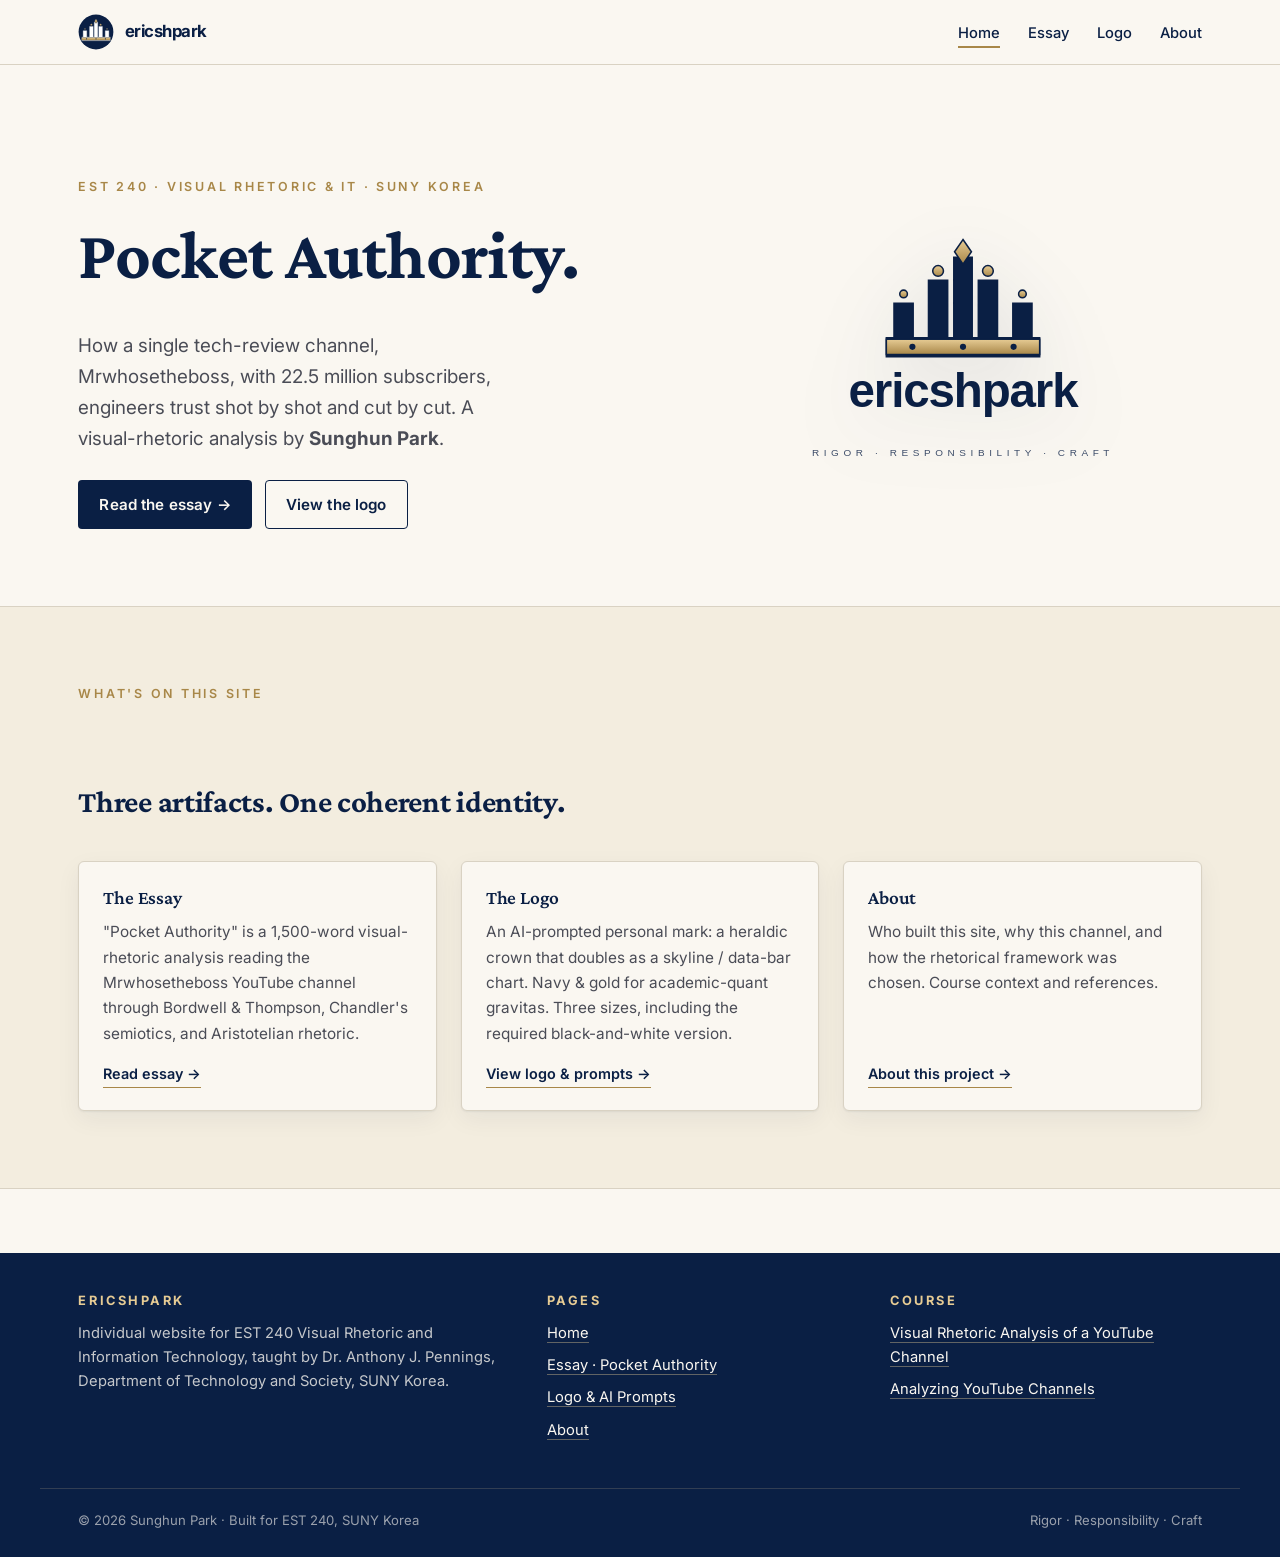
<file: index.html>
<!DOCTYPE html>
<html lang="en">
<head>
<meta charset="UTF-8">
<meta name="viewport" content="width=device-width, initial-scale=1.0">
<title>ericshpark · Sunghun Park · EST 240 Visual Rhetoric</title>
<meta name="description" content="Sunghun Park's individual website for EST 240 Visual Rhetoric and Information Technology at SUNY Korea. Featuring 'Pocket Authority,' a visual-rhetoric analysis of the Mrwhosetheboss YouTube channel.">
<link rel="icon" type="image/svg+xml" href="ericshpark-logo-small-icon.svg">
<link rel="stylesheet" href="styles.css">
</head>
<body>

<!-- ============ NAV (repeated) ============ -->
<nav class="site-nav" aria-label="Primary">
  <div class="site-nav__inner">
    <a class="site-nav__brand" href="index.html">
      <img src="ericshpark-logo-small-icon.svg" alt="">
      <span class="site-nav__brand-name">ericshpark</span>
    </a>
    <ul class="site-nav__links">
      <li><a href="index.html" class="is-active">Home</a></li>
      <li><a href="essay.html">Essay</a></li>
      <li><a href="logo.html">Logo</a></li>
      <li><a href="about.html">About</a></li>
    </ul>
  </div>
</nav>

<!-- ============ HERO ============ -->
<header class="hero">
  <div class="container">
    <div class="hero__grid">
      <div>
        <p class="eyebrow">EST 240 · Visual Rhetoric &amp; IT · SUNY Korea</p>
        <h1>Pocket&nbsp;Authority.</h1>
        <p class="lede">
          How a single tech-review channel, Mrwhosetheboss, with 22.5&nbsp;million subscribers,
          engineers trust shot by shot and cut by cut. A visual-rhetoric analysis by
          <b>Sunghun&nbsp;Park</b>.
        </p>
        <div class="cta-row">
          <a class="btn btn--primary" href="essay.html">Read the essay →</a>
          <a class="btn btn--ghost"   href="logo.html">View the logo</a>
        </div>
      </div>
      <div class="hero__logo">
        <img src="ericshpark-logo-large-color.svg" alt="ericshpark logo: a heraldic crown above the wordmark ericshpark, in navy and gold">
      </div>
    </div>
  </div>
</header>

<!-- ============ WORK / CARDS ============ -->
<section class="section section--soft" aria-label="Work">
  <div class="container">
    <div class="section__title">
      <p class="eyebrow">What's on this site</p>
      <h2>Three artifacts. One coherent identity.</h2>
    </div>
    <div class="card-grid">

      <article class="card">
        <h3>The Essay</h3>
        <p>"Pocket Authority" is a 1,500-word visual-rhetoric analysis reading the Mrwhosetheboss YouTube channel through Bordwell &amp; Thompson, Chandler's semiotics, and Aristotelian rhetoric.</p>
        <a class="read-more" href="essay.html">Read essay</a>
      </article>

      <article class="card">
        <h3>The Logo</h3>
        <p>An AI-prompted personal mark: a heraldic crown that doubles as a skyline / data-bar chart. Navy &amp; gold for academic-quant gravitas. Three sizes, including the required black-and-white version.</p>
        <a class="read-more" href="logo.html">View logo &amp; prompts</a>
      </article>

      <article class="card">
        <h3>About</h3>
        <p>Who built this site, why this channel, and how the rhetorical framework was chosen. Course context and references.</p>
        <a class="read-more" href="about.html">About this project</a>
      </article>

    </div>
  </div>
</section>

<!-- ============ FOOTER (repeated) ============ -->
<footer class="site-footer">
  <div class="site-footer__inner">
    <div>
      <h4>ericshpark</h4>
      <p>Individual website for EST 240 Visual Rhetoric and Information Technology, taught by Dr.&nbsp;Anthony J.&nbsp;Pennings, Department of Technology and Society, SUNY Korea.</p>
    </div>
    <div>
      <h4>Pages</h4>
      <ul>
        <li><a href="index.html">Home</a></li>
        <li><a href="essay.html">Essay · Pocket Authority</a></li>
        <li><a href="logo.html">Logo &amp; AI Prompts</a></li>
        <li><a href="about.html">About</a></li>
      </ul>
    </div>
    <div>
      <h4>Course</h4>
      <ul>
        <li><a href="https://apennings.com/technologies-of-meaning/visual-rhetoric-analysis-of-a-youtube-channel/" rel="noopener">Visual Rhetoric Analysis of a YouTube Channel</a></li>
        <li><a href="https://apennings.com/media-strategies/analyzing-youtube-channels/" rel="noopener">Analyzing YouTube Channels</a></li>
      </ul>
    </div>
  </div>
  <div class="site-footer__bottom">
    <span>© 2026 Sunghun Park · Built for EST 240, SUNY Korea</span>
    <span>Rigor · Responsibility · Craft</span>
  </div>
</footer>

</body>
</html>
</file>
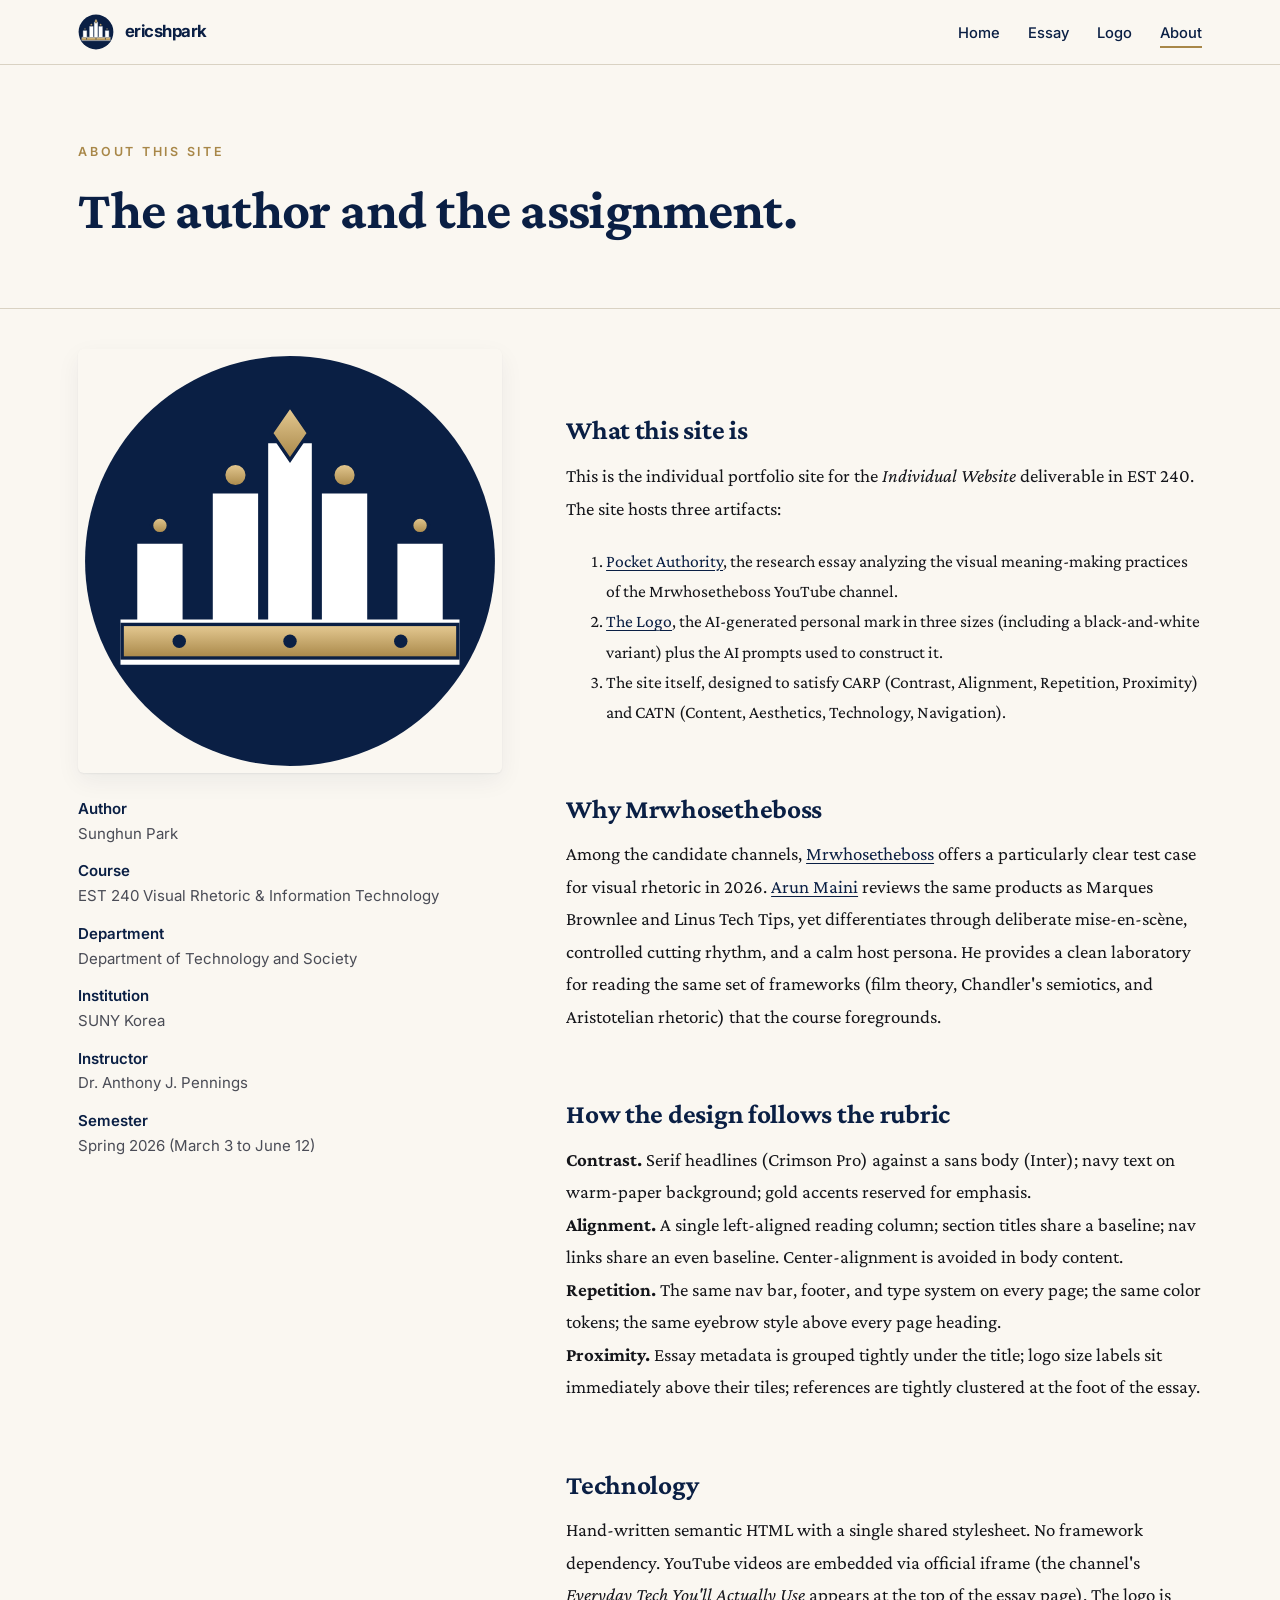
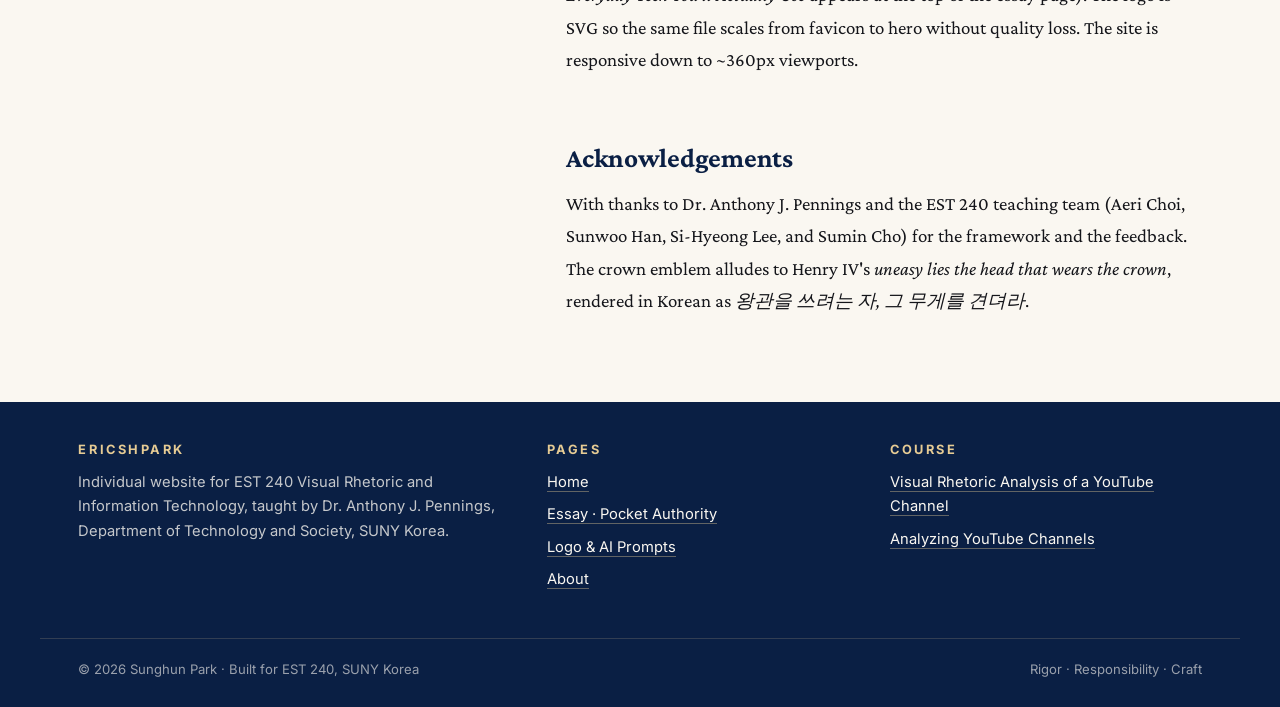
<file: about.html>
<!DOCTYPE html>
<html lang="en">
<head>
<meta charset="UTF-8">
<meta name="viewport" content="width=device-width, initial-scale=1.0">
<title>About | ericshpark</title>
<meta name="description" content="About this site: Sunghun Park's EST 240 Visual Rhetoric individual website at SUNY Korea.">
<link rel="icon" type="image/svg+xml" href="ericshpark-logo-small-icon.svg">
<link rel="stylesheet" href="styles.css">
</head>
<body>

<!-- ============ NAV ============ -->
<nav class="site-nav" aria-label="Primary">
  <div class="site-nav__inner">
    <a class="site-nav__brand" href="index.html">
      <img src="ericshpark-logo-small-icon.svg" alt="">
      <span class="site-nav__brand-name">ericshpark</span>
    </a>
    <ul class="site-nav__links">
      <li><a href="index.html">Home</a></li>
      <li><a href="essay.html">Essay</a></li>
      <li><a href="logo.html">Logo</a></li>
      <li><a href="about.html" class="is-active">About</a></li>
    </ul>
  </div>
</nav>

<!-- ============ ABOUT BODY ============ -->
<header class="about-header">
  <div class="container">
    <p class="eyebrow">About this site</p>
    <h1>The author and the assignment.</h1>
  </div>
</header>

<main class="container">
  <div class="about-grid">

    <aside class="about-sidebar">
      <img src="ericshpark-logo-small-icon.svg" alt="ericshpark icon">
      <dl>
        <dt>Author</dt>
        <dd>Sunghun Park</dd>
        <dt>Course</dt>
        <dd>EST 240 Visual Rhetoric &amp; Information Technology</dd>
        <dt>Department</dt>
        <dd>Department of Technology and Society</dd>
        <dt>Institution</dt>
        <dd>SUNY Korea</dd>
        <dt>Instructor</dt>
        <dd>Dr. Anthony J. Pennings</dd>
        <dt>Semester</dt>
        <dd>Spring 2026 (March 3 to June 12)</dd>
      </dl>
    </aside>

    <article class="prose">

      <h2>What this site is</h2>
      <p>
        This is the individual portfolio site for the <em>Individual Website</em> deliverable in EST 240. The site hosts three artifacts:
      </p>
      <ol style="font-size: 1.1rem;">
        <li>
          <a href="essay.html">Pocket Authority</a>, the research essay analyzing the visual meaning-making practices of the Mrwhosetheboss YouTube channel.
        </li>
        <li>
          <a href="logo.html">The Logo</a>, the AI-generated personal mark in three sizes (including a black-and-white variant) plus the AI prompts used to construct it.
        </li>
        <li>
          The site itself, designed to satisfy CARP (Contrast, Alignment, Repetition, Proximity) and CATN (Content, Aesthetics, Technology, Navigation).
        </li>
      </ol>

      <h2>Why Mrwhosetheboss</h2>
      <p>
        Among the candidate channels, <a href="https://en.wikipedia.org/wiki/Mrwhosetheboss" rel="noopener">Mrwhosetheboss</a> offers a particularly clear test case for visual rhetoric in 2026. <a href="https://en.wikipedia.org/wiki/Mrwhosetheboss" rel="noopener">Arun Maini</a> reviews the same products as Marques Brownlee and Linus Tech Tips, yet differentiates through deliberate mise-en-scène, controlled cutting rhythm, and a calm host persona. He provides a clean laboratory for reading the same set of frameworks (film theory, Chandler's semiotics, and Aristotelian rhetoric) that the course foregrounds.
      </p>

      <h2>How the design follows the rubric</h2>
      <p>
        <b>Contrast.</b> Serif headlines (Crimson Pro) against a sans body (Inter); navy text on warm-paper background; gold accents reserved for emphasis. <br>
        <b>Alignment.</b> A single left-aligned reading column; section titles share a baseline; nav links share an even baseline. Center-alignment is avoided in body content. <br>
        <b>Repetition.</b> The same nav bar, footer, and type system on every page; the same color tokens; the same eyebrow style above every page heading. <br>
        <b>Proximity.</b> Essay metadata is grouped tightly under the title; logo size labels sit immediately above their tiles; references are tightly clustered at the foot of the essay.
      </p>

      <h2>Technology</h2>
      <p>
        Hand-written semantic HTML with a single shared stylesheet. No framework dependency. YouTube videos are embedded via official iframe (the channel's <em>Everyday Tech You'll Actually Use</em> appears at the top of the essay page). The logo is SVG so the same file scales from favicon to hero without quality loss. The site is responsive down to ~360px viewports.
      </p>

      <h2>Acknowledgements</h2>
      <p>
        With thanks to Dr. Anthony J. Pennings and the EST 240 teaching team (Aeri Choi, Sunwoo Han, Si-Hyeong Lee, and Sumin Cho) for the framework and the feedback. The crown emblem alludes to Henry IV's <em>uneasy lies the head that wears the crown</em>, rendered in Korean as <em>왕관을 쓰려는 자, 그 무게를 견뎌라</em>.
      </p>

    </article>
  </div>
</main>

<!-- ============ FOOTER ============ -->
<footer class="site-footer">
  <div class="site-footer__inner">
    <div>
      <h4>ericshpark</h4>
      <p>Individual website for EST 240 Visual Rhetoric and Information Technology, taught by Dr.&nbsp;Anthony J.&nbsp;Pennings, Department of Technology and Society, SUNY Korea.</p>
    </div>
    <div>
      <h4>Pages</h4>
      <ul>
        <li><a href="index.html">Home</a></li>
        <li><a href="essay.html">Essay · Pocket Authority</a></li>
        <li><a href="logo.html">Logo &amp; AI Prompts</a></li>
        <li><a href="about.html">About</a></li>
      </ul>
    </div>
    <div>
      <h4>Course</h4>
      <ul>
        <li><a href="https://apennings.com/technologies-of-meaning/visual-rhetoric-analysis-of-a-youtube-channel/" rel="noopener">Visual Rhetoric Analysis of a YouTube Channel</a></li>
        <li><a href="https://apennings.com/media-strategies/analyzing-youtube-channels/" rel="noopener">Analyzing YouTube Channels</a></li>
      </ul>
    </div>
  </div>
  <div class="site-footer__bottom">
    <span>© 2026 Sunghun Park · Built for EST 240, SUNY Korea</span>
    <span>Rigor · Responsibility · Craft</span>
  </div>
</footer>

</body>
</html>
</file>
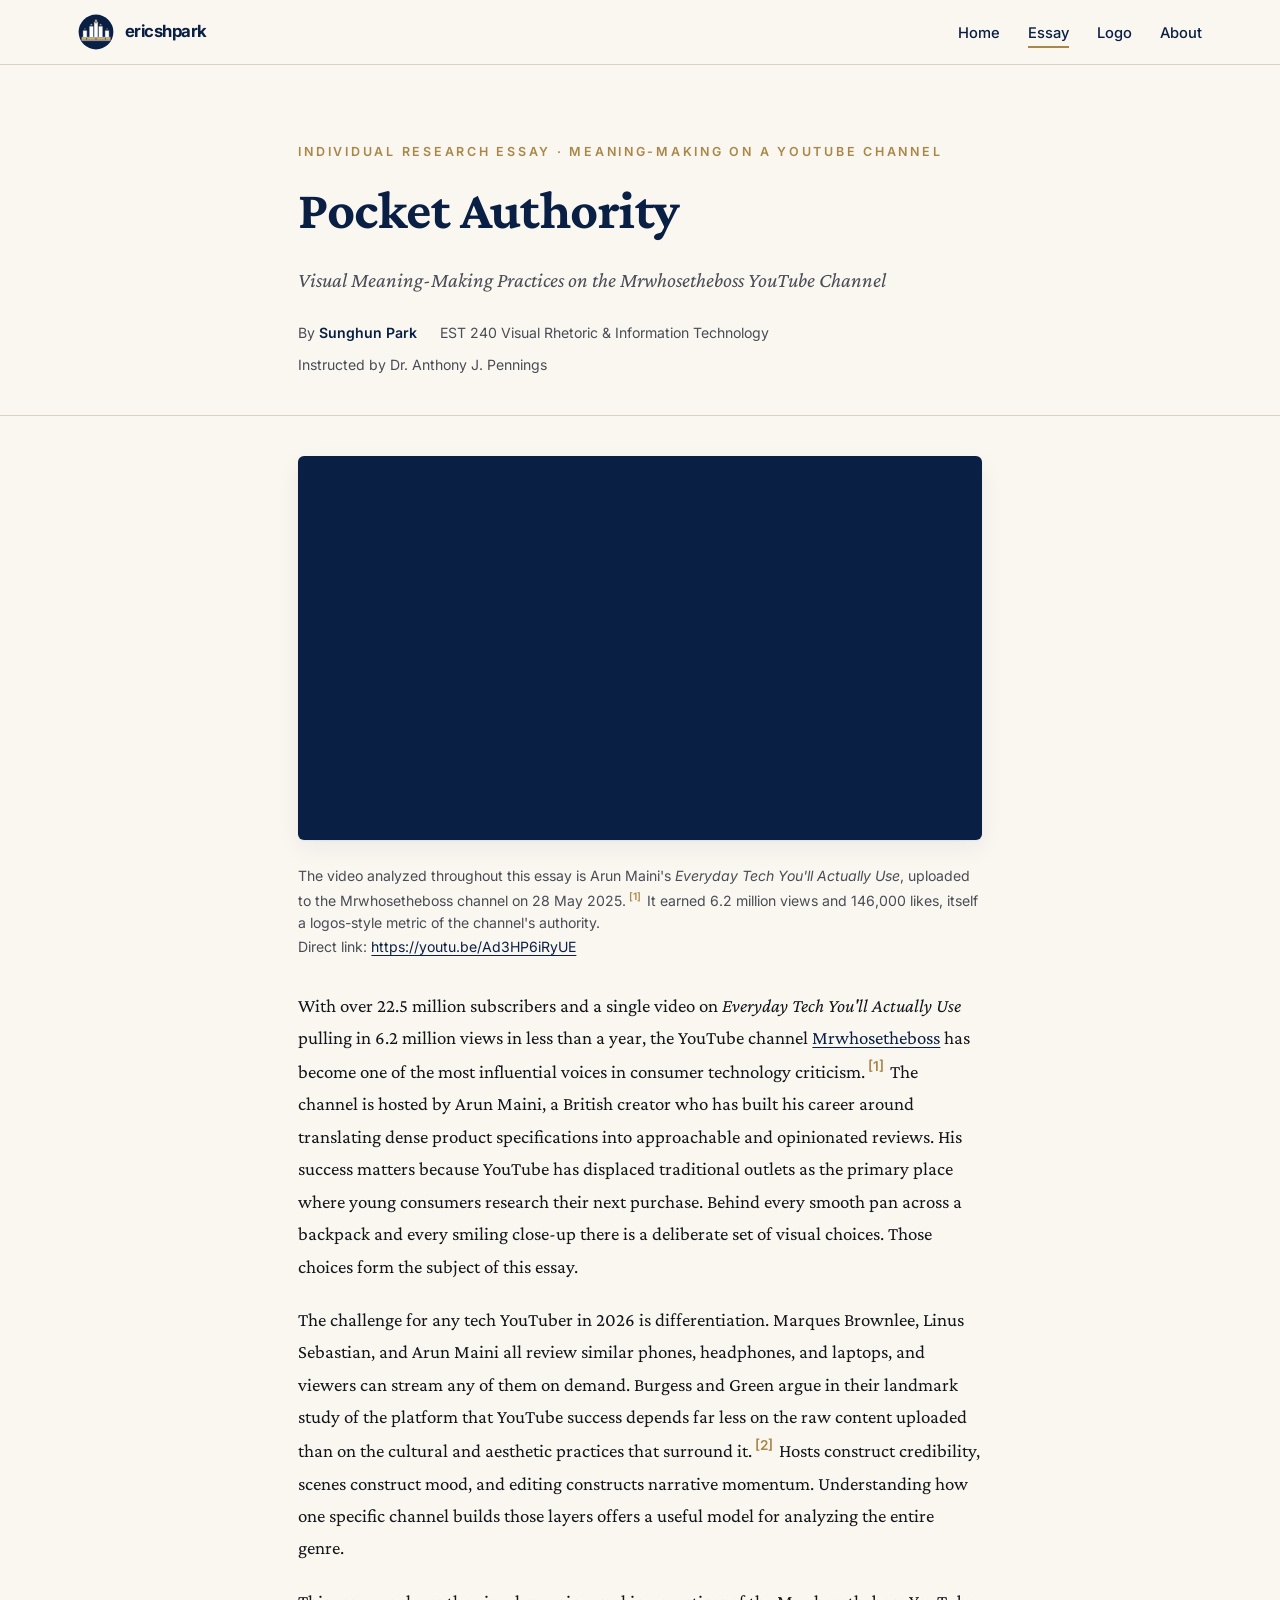
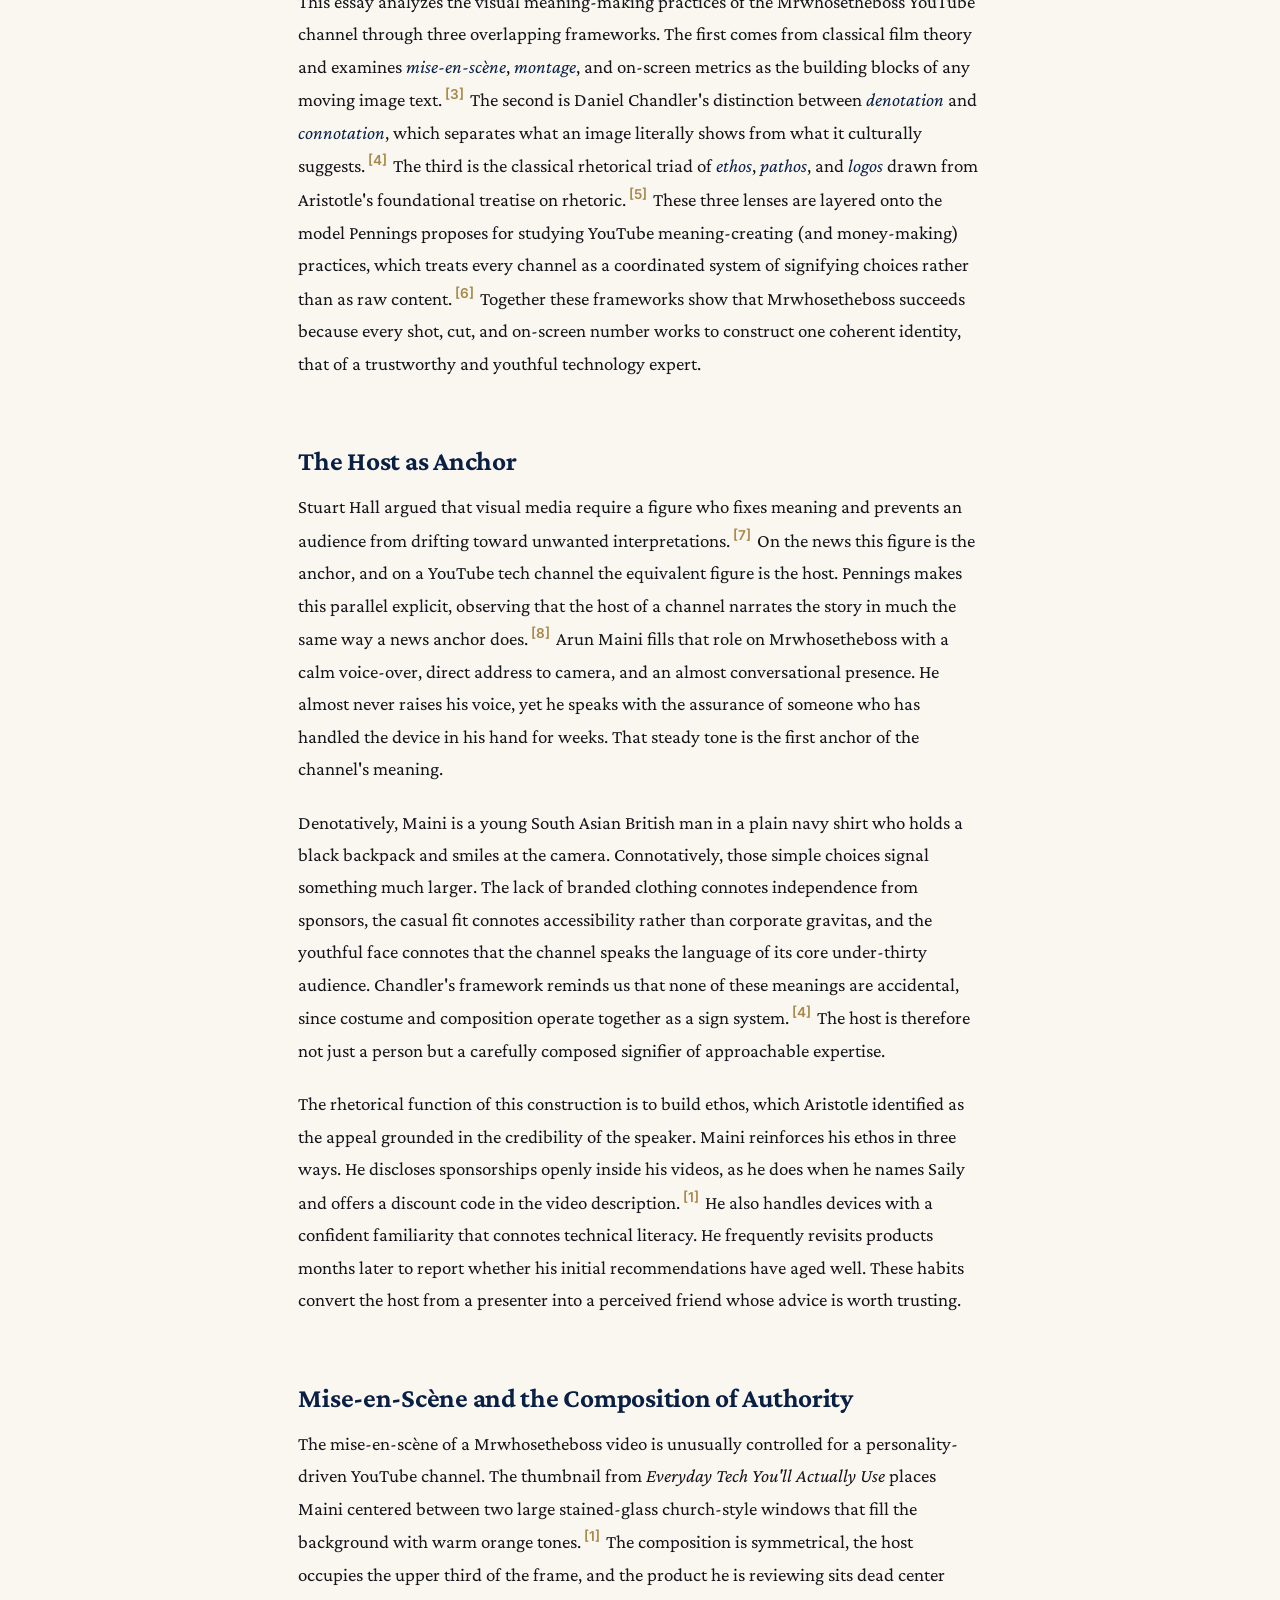
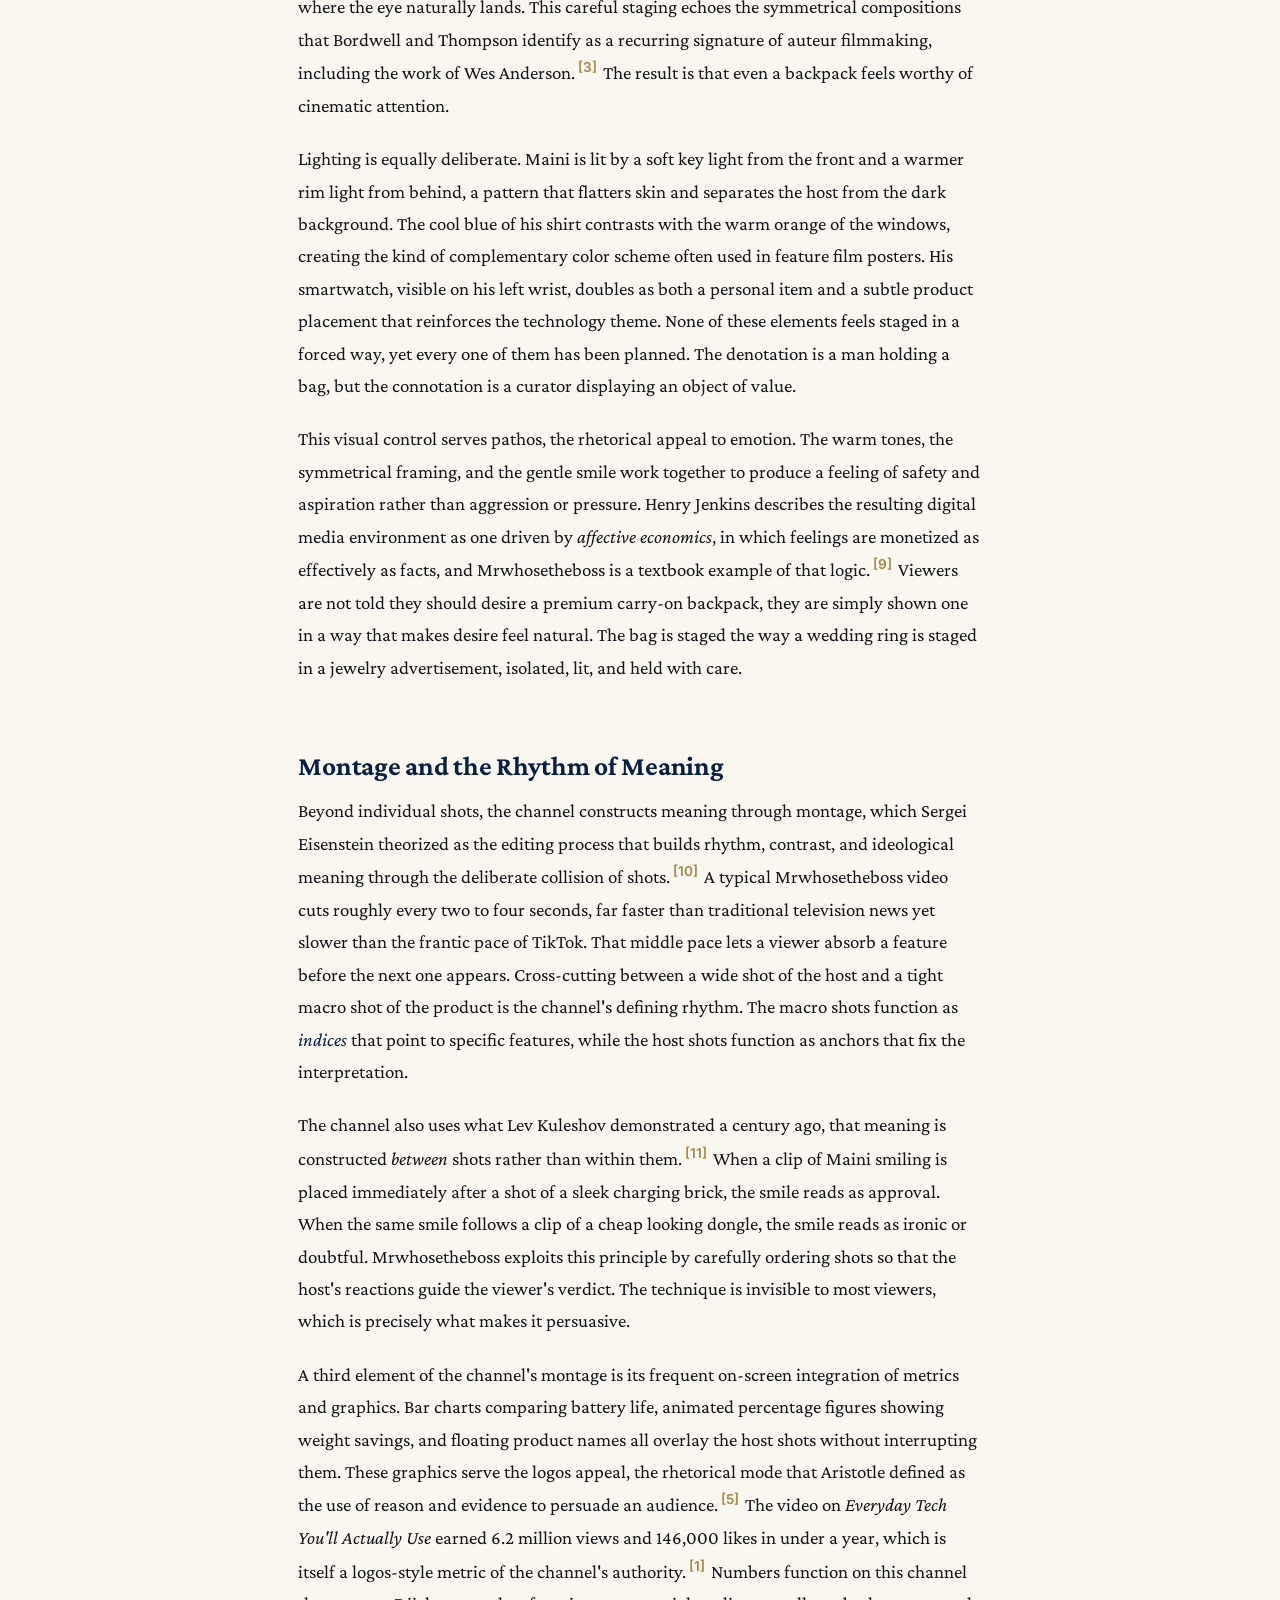
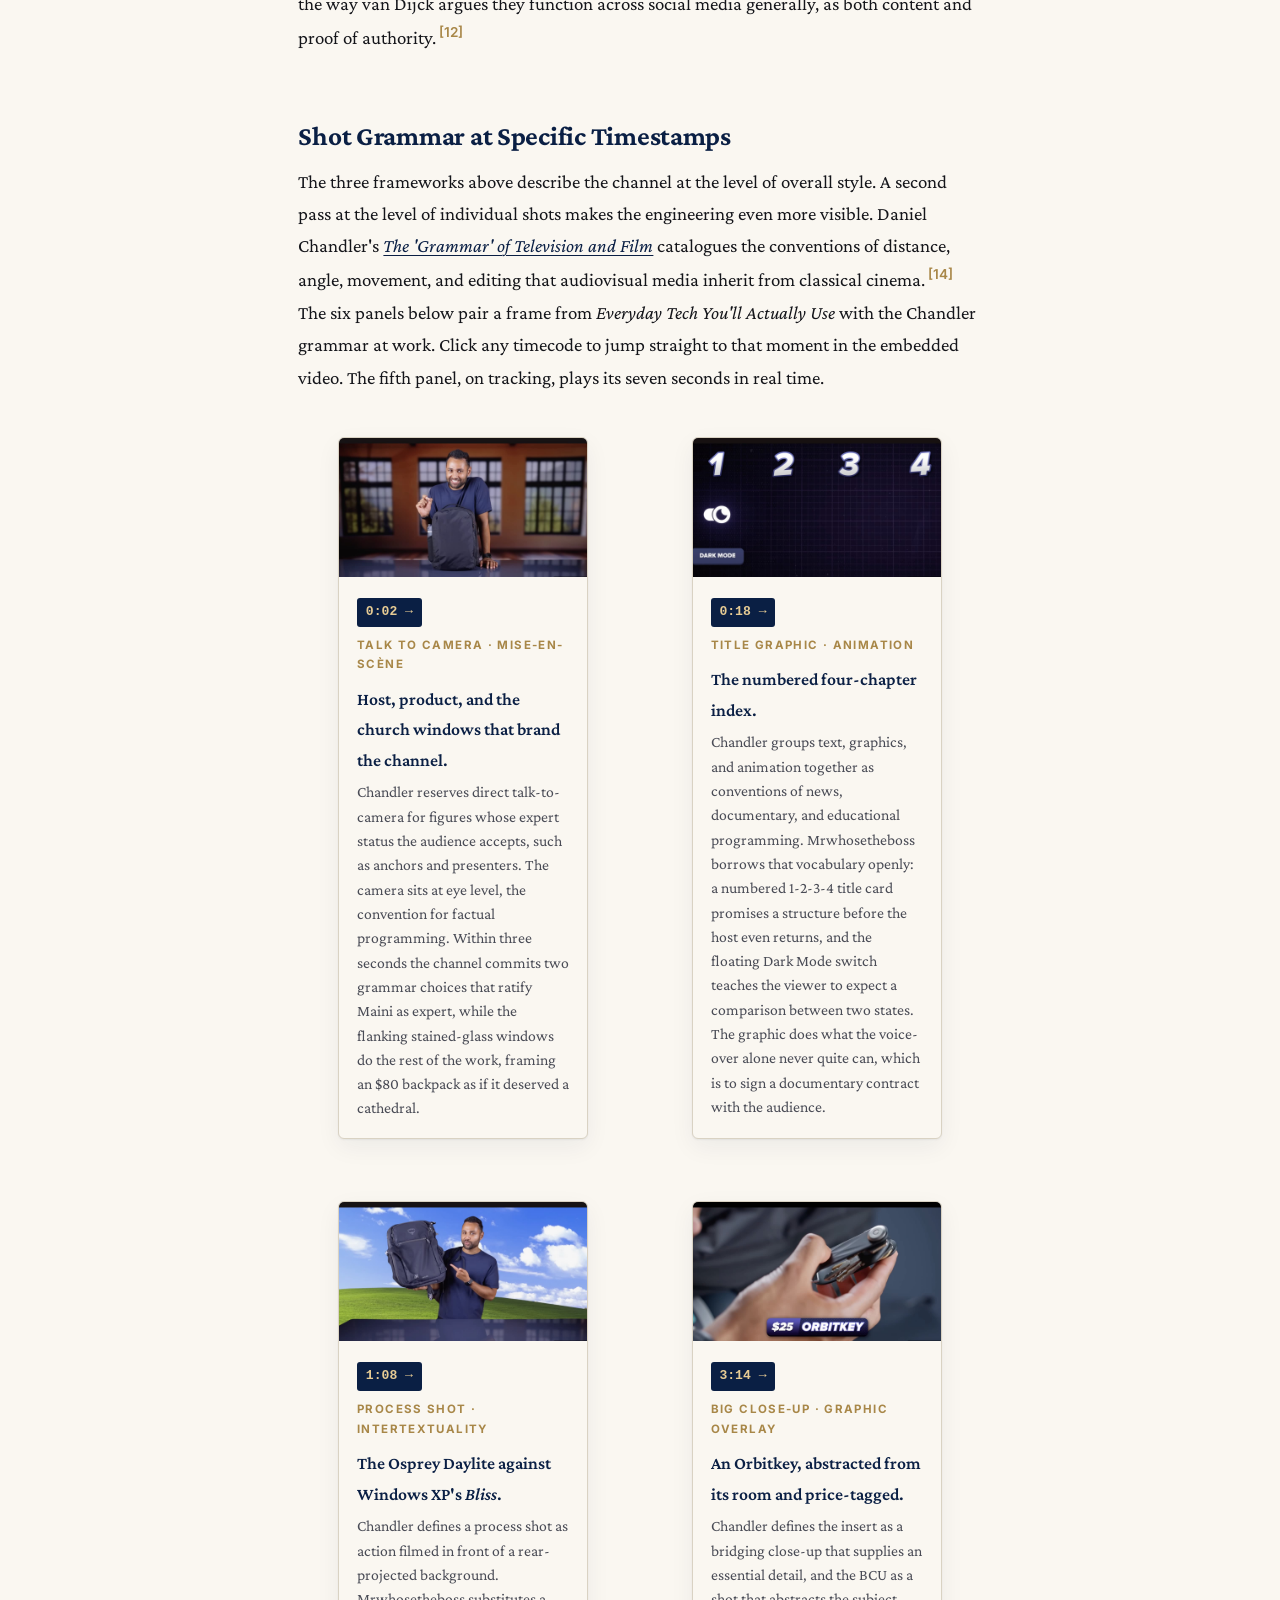
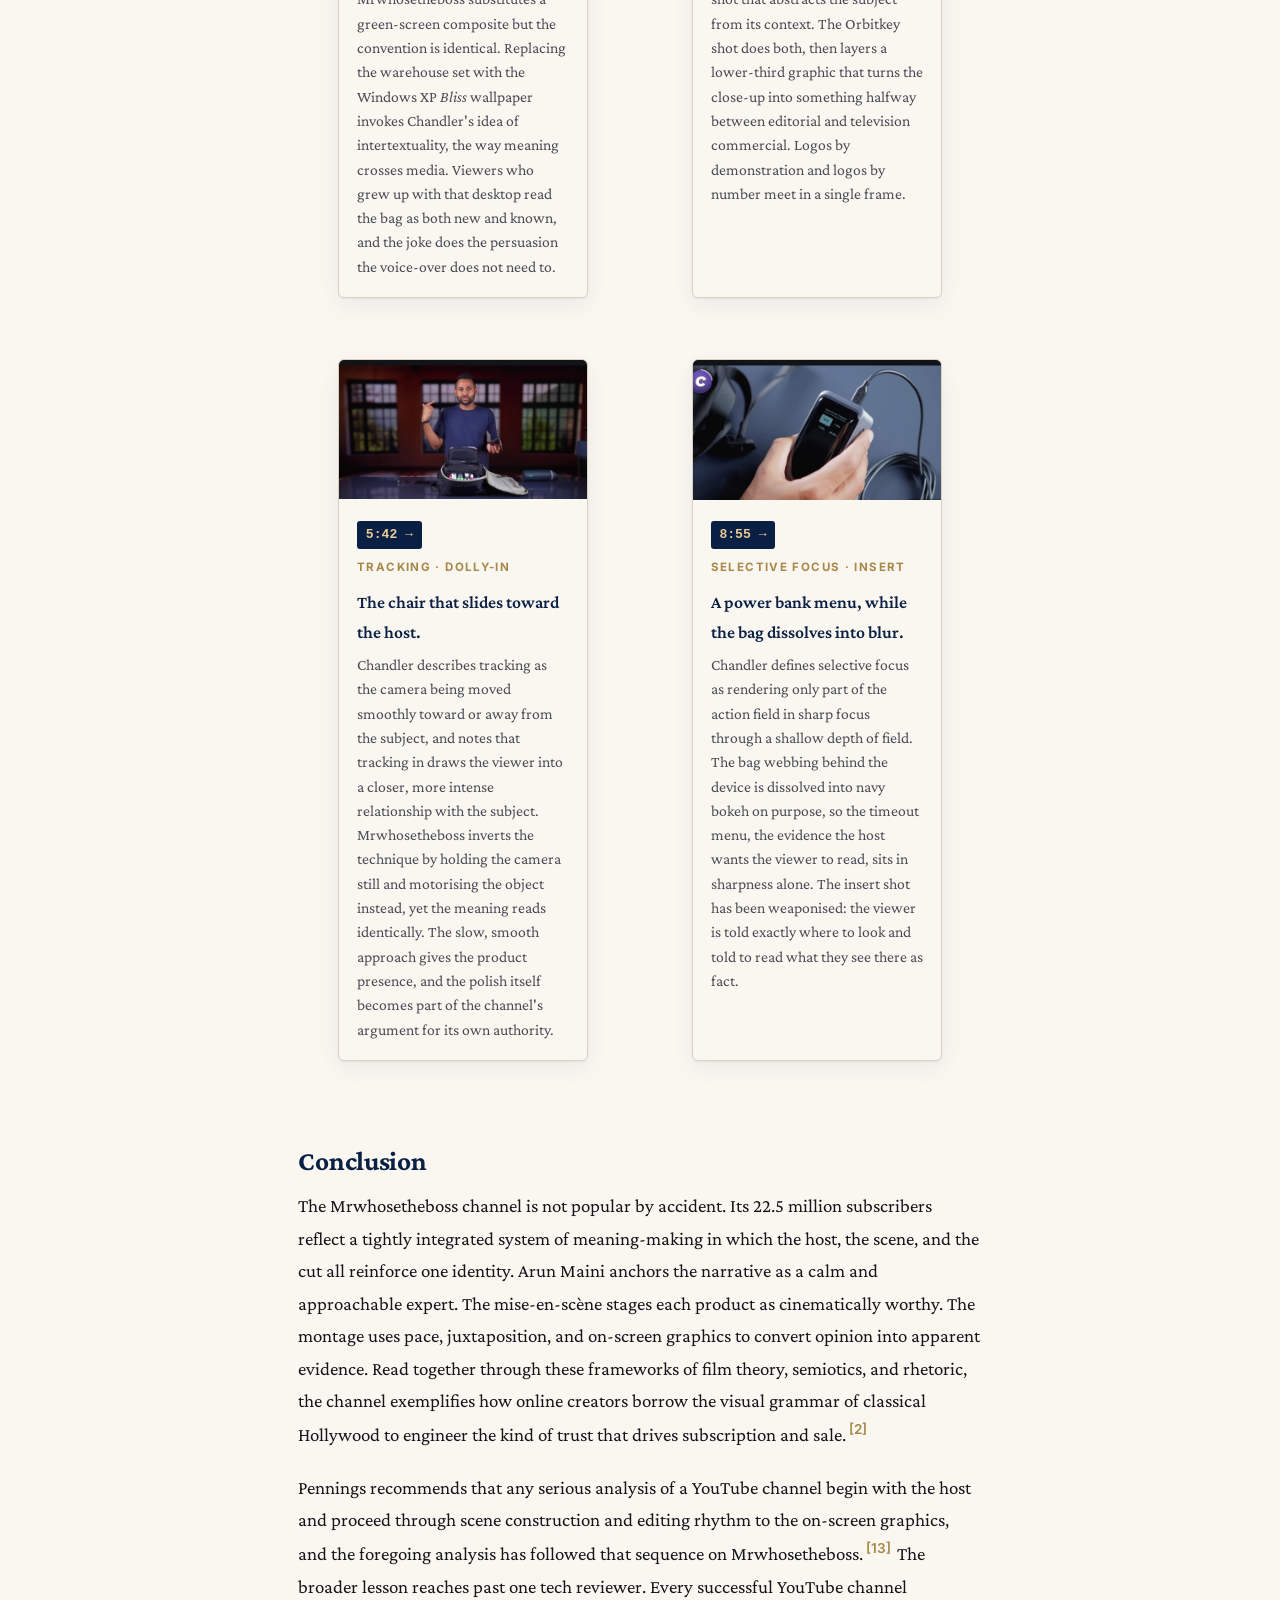
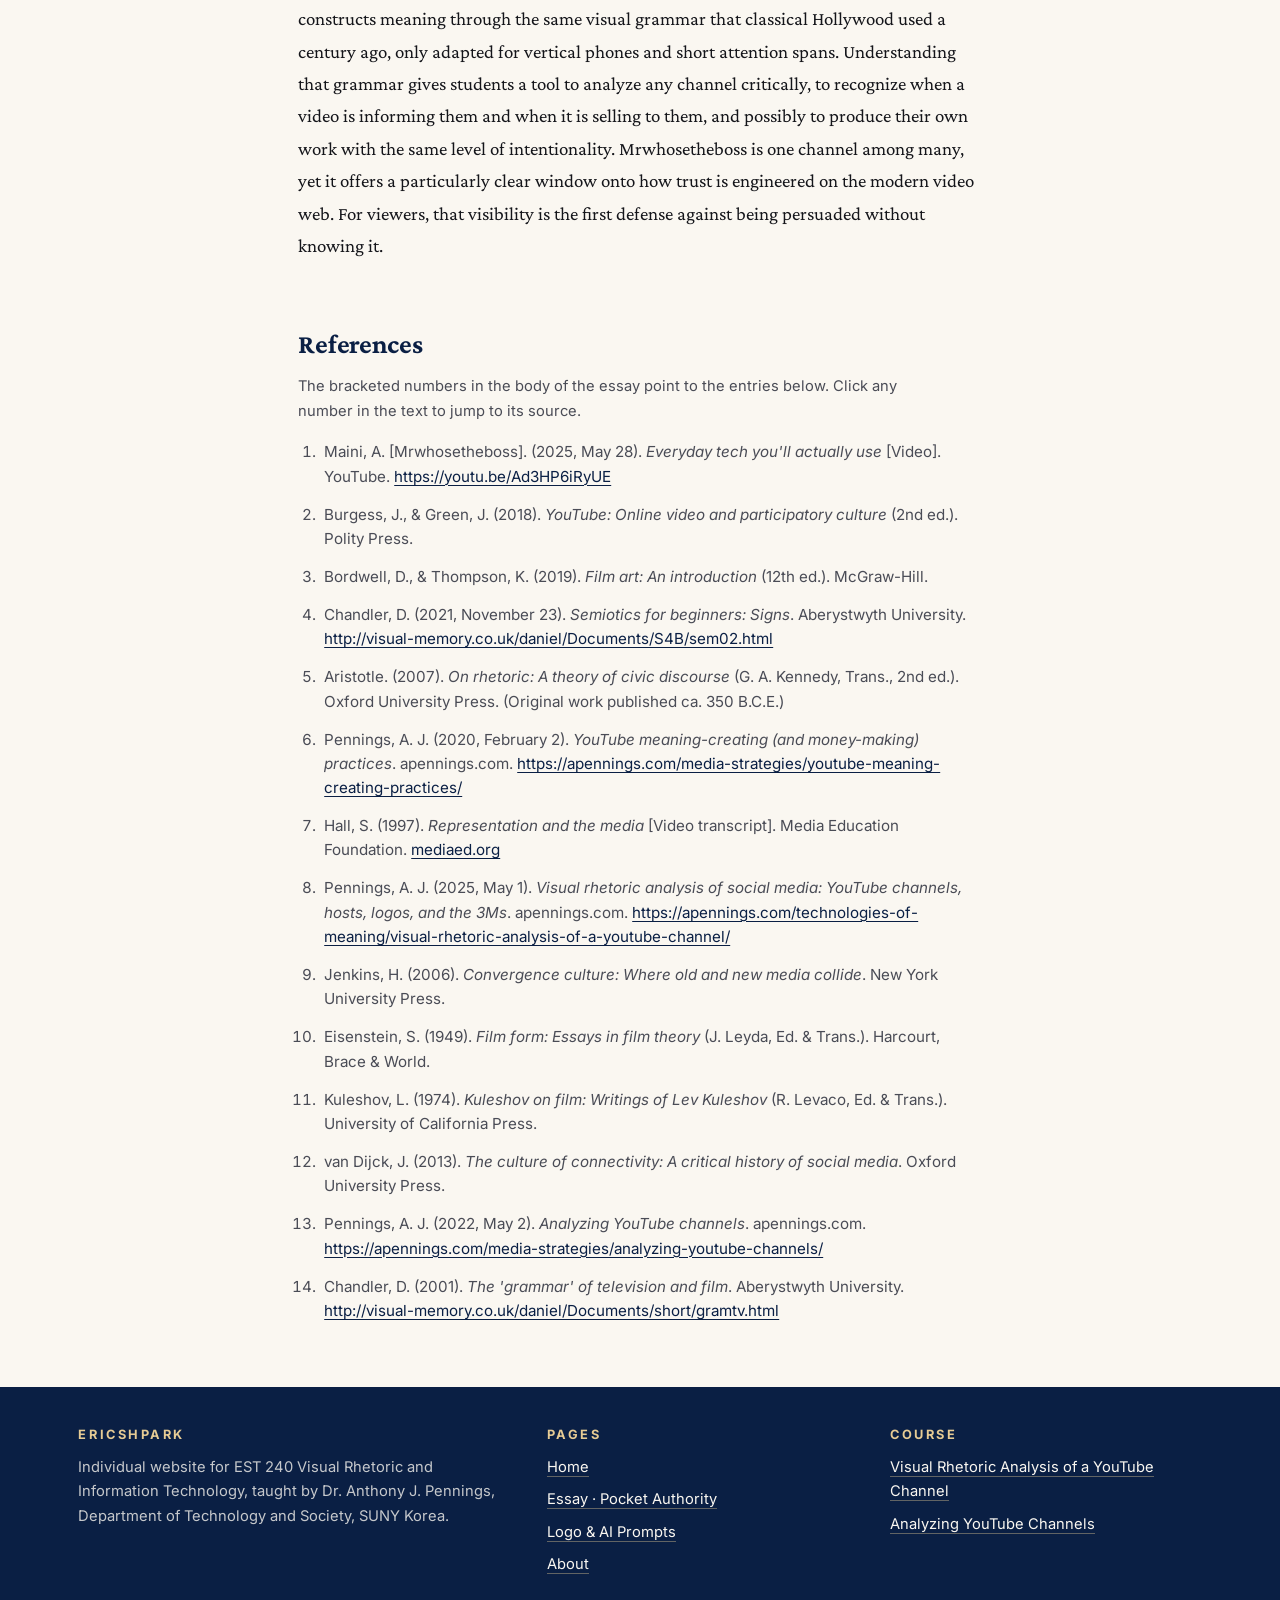
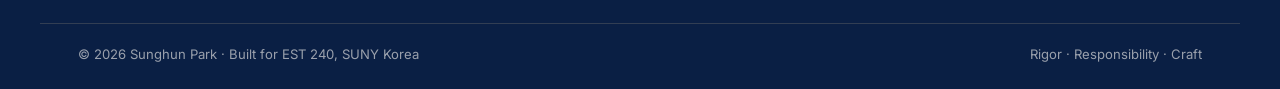
<file: essay.html>
<!DOCTYPE html>
<html lang="en">
<head>
<meta charset="UTF-8">
<meta name="viewport" content="width=device-width, initial-scale=1.0">
<title>Pocket Authority | Visual Rhetoric on the Mrwhosetheboss Channel | ericshpark</title>
<meta name="description" content="A visual-rhetoric analysis of the Mrwhosetheboss YouTube channel. By Sunghun Park, EST 240, SUNY Korea.">
<link rel="icon" type="image/svg+xml" href="ericshpark-logo-small-icon.svg">
<link rel="stylesheet" href="styles.css">
</head>
<body>

<!-- ============ NAV ============ -->
<nav class="site-nav" aria-label="Primary">
  <div class="site-nav__inner">
    <a class="site-nav__brand" href="index.html">
      <img src="ericshpark-logo-small-icon.svg" alt="">
      <span class="site-nav__brand-name">ericshpark</span>
    </a>
    <ul class="site-nav__links">
      <li><a href="index.html">Home</a></li>
      <li><a href="essay.html" class="is-active">Essay</a></li>
      <li><a href="logo.html">Logo</a></li>
      <li><a href="about.html">About</a></li>
    </ul>
  </div>
</nav>

<!-- ============ ESSAY HEADER ============ -->
<header class="essay-header">
  <div class="container-prose">
    <p class="eyebrow">Individual Research Essay · Meaning-Making on a YouTube Channel</p>
    <h1>Pocket Authority</h1>
    <p style="font-family: var(--serif); font-size: 1.3rem; color: var(--ink-soft); font-style: italic; margin-top: -.4rem;">
      Visual Meaning-Making Practices on the Mrwhosetheboss YouTube Channel
    </p>
    <div class="essay-meta">
      <span>By <b>Sunghun Park</b></span>
      <span>EST 240 Visual Rhetoric &amp; Information Technology</span>
      <span>Instructed by Dr. Anthony J. Pennings</span>
    </div>
  </div>
</header>

<!-- ============ ESSAY BODY ============ -->
<main class="container-prose">

  <!-- Embedded video. Fulfils the "embed the YouTube video as technology" requirement. -->
  <div class="video-embed">
    <iframe
      src="https://www.youtube.com/embed/Ad3HP6iRyUE"
      title="Mrwhosetheboss, Everyday Tech You'll Actually Use"
      allow="accelerometer; autoplay; clipboard-write; encrypted-media; gyroscope; picture-in-picture; web-share"
      referrerpolicy="strict-origin-when-cross-origin"
      allowfullscreen></iframe>
  </div>
  <p class="video-caption">
    The video analyzed throughout this essay is Arun Maini's <em>Everyday Tech You'll Actually Use</em>, uploaded to the Mrwhosetheboss channel on 28 May 2025.<a class="fn" href="#ref-1">[1]</a> It earned 6.2 million views and 146,000 likes, itself a logos-style metric of the channel's authority.
    <br>
    Direct link: <a href="https://youtu.be/Ad3HP6iRyUE" rel="noopener">https://youtu.be/Ad3HP6iRyUE</a>
  </p>

  <article class="prose">

    <p>
      With over 22.5 million subscribers and a single video on <em>Everyday Tech You'll Actually Use</em> pulling in 6.2 million views in less than a year, the YouTube channel <a href="https://en.wikipedia.org/wiki/Mrwhosetheboss" rel="noopener">Mrwhosetheboss</a> has become one of the most influential voices in consumer technology criticism.<a class="fn" href="#ref-1">[1]</a> The channel is hosted by Arun Maini, a British creator who has built his career around translating dense product specifications into approachable and opinionated reviews. His success matters because YouTube has displaced traditional outlets as the primary place where young consumers research their next purchase. Behind every smooth pan across a backpack and every smiling close-up there is a deliberate set of visual choices. Those choices form the subject of this essay.
    </p>

    <p>
      The challenge for any tech YouTuber in 2026 is differentiation. Marques Brownlee, Linus Sebastian, and Arun Maini all review similar phones, headphones, and laptops, and viewers can stream any of them on demand. Burgess and Green argue in their landmark study of the platform that YouTube success depends far less on the raw content uploaded than on the cultural and aesthetic practices that surround it.<a class="fn" href="#ref-2">[2]</a> Hosts construct credibility, scenes construct mood, and editing constructs narrative momentum. Understanding how one specific channel builds those layers offers a useful model for analyzing the entire genre.
    </p>

    <p>
      This essay analyzes the visual meaning-making practices of the Mrwhosetheboss YouTube channel through three overlapping frameworks. The first comes from classical film theory and examines <em class="term">mise-en-scène</em>, <em class="term">montage</em>, and on-screen metrics as the building blocks of any moving image text.<a class="fn" href="#ref-3">[3]</a> The second is Daniel Chandler's distinction between <em class="term">denotation</em> and <em class="term">connotation</em>, which separates what an image literally shows from what it culturally suggests.<a class="fn" href="#ref-4">[4]</a> The third is the classical rhetorical triad of <em class="term">ethos</em>, <em class="term">pathos</em>, and <em class="term">logos</em> drawn from Aristotle's foundational treatise on rhetoric.<a class="fn" href="#ref-5">[5]</a> These three lenses are layered onto the model Pennings proposes for studying YouTube meaning-creating (and money-making) practices, which treats every channel as a coordinated system of signifying choices rather than as raw content.<a class="fn" href="#ref-6">[6]</a> Together these frameworks show that Mrwhosetheboss succeeds because every shot, cut, and on-screen number works to construct one coherent identity, that of a trustworthy and youthful technology expert.
    </p>

    <h2>The Host as Anchor</h2>

    <p>
      Stuart Hall argued that visual media require a figure who fixes meaning and prevents an audience from drifting toward unwanted interpretations.<a class="fn" href="#ref-7">[7]</a> On the news this figure is the anchor, and on a YouTube tech channel the equivalent figure is the host. Pennings makes this parallel explicit, observing that the host of a channel narrates the story in much the same way a news anchor does.<a class="fn" href="#ref-8">[8]</a> Arun Maini fills that role on Mrwhosetheboss with a calm voice-over, direct address to camera, and an almost conversational presence. He almost never raises his voice, yet he speaks with the assurance of someone who has handled the device in his hand for weeks. That steady tone is the first anchor of the channel's meaning.
    </p>

    <p>
      Denotatively, Maini is a young South Asian British man in a plain navy shirt who holds a black backpack and smiles at the camera. Connotatively, those simple choices signal something much larger. The lack of branded clothing connotes independence from sponsors, the casual fit connotes accessibility rather than corporate gravitas, and the youthful face connotes that the channel speaks the language of its core under-thirty audience. Chandler's framework reminds us that none of these meanings are accidental, since costume and composition operate together as a sign system.<a class="fn" href="#ref-4">[4]</a> The host is therefore not just a person but a carefully composed signifier of approachable expertise.
    </p>

    <p>
      The rhetorical function of this construction is to build ethos, which Aristotle identified as the appeal grounded in the credibility of the speaker. Maini reinforces his ethos in three ways. He discloses sponsorships openly inside his videos, as he does when he names Saily and offers a discount code in the video description.<a class="fn" href="#ref-1">[1]</a> He also handles devices with a confident familiarity that connotes technical literacy. He frequently revisits products months later to report whether his initial recommendations have aged well. These habits convert the host from a presenter into a perceived friend whose advice is worth trusting.
    </p>

    <h2>Mise-en-Scène and the Composition of Authority</h2>

    <p>
      The mise-en-scène of a Mrwhosetheboss video is unusually controlled for a personality-driven YouTube channel. The thumbnail from <em>Everyday Tech You'll Actually Use</em> places Maini centered between two large stained-glass church-style windows that fill the background with warm orange tones.<a class="fn" href="#ref-1">[1]</a> The composition is symmetrical, the host occupies the upper third of the frame, and the product he is reviewing sits dead center where the eye naturally lands. This careful staging echoes the symmetrical compositions that Bordwell and Thompson identify as a recurring signature of auteur filmmaking, including the work of Wes Anderson.<a class="fn" href="#ref-3">[3]</a> The result is that even a backpack feels worthy of cinematic attention.
    </p>

    <p>
      Lighting is equally deliberate. Maini is lit by a soft key light from the front and a warmer rim light from behind, a pattern that flatters skin and separates the host from the dark background. The cool blue of his shirt contrasts with the warm orange of the windows, creating the kind of complementary color scheme often used in feature film posters. His smartwatch, visible on his left wrist, doubles as both a personal item and a subtle product placement that reinforces the technology theme. None of these elements feels staged in a forced way, yet every one of them has been planned. The denotation is a man holding a bag, but the connotation is a curator displaying an object of value.
    </p>

    <p>
      This visual control serves pathos, the rhetorical appeal to emotion. The warm tones, the symmetrical framing, and the gentle smile work together to produce a feeling of safety and aspiration rather than aggression or pressure. Henry Jenkins describes the resulting digital media environment as one driven by <em>affective economics</em>, in which feelings are monetized as effectively as facts, and Mrwhosetheboss is a textbook example of that logic.<a class="fn" href="#ref-9">[9]</a> Viewers are not told they should desire a premium carry-on backpack, they are simply shown one in a way that makes desire feel natural. The bag is staged the way a wedding ring is staged in a jewelry advertisement, isolated, lit, and held with care.
    </p>

    <h2>Montage and the Rhythm of Meaning</h2>

    <p>
      Beyond individual shots, the channel constructs meaning through montage, which Sergei Eisenstein theorized as the editing process that builds rhythm, contrast, and ideological meaning through the deliberate collision of shots.<a class="fn" href="#ref-10">[10]</a> A typical Mrwhosetheboss video cuts roughly every two to four seconds, far faster than traditional television news yet slower than the frantic pace of TikTok. That middle pace lets a viewer absorb a feature before the next one appears. Cross-cutting between a wide shot of the host and a tight macro shot of the product is the channel's defining rhythm. The macro shots function as <em class="term">indices</em> that point to specific features, while the host shots function as anchors that fix the interpretation.
    </p>

    <p>
      The channel also uses what Lev Kuleshov demonstrated a century ago, that meaning is constructed <em>between</em> shots rather than within them.<a class="fn" href="#ref-11">[11]</a> When a clip of Maini smiling is placed immediately after a shot of a sleek charging brick, the smile reads as approval. When the same smile follows a clip of a cheap looking dongle, the smile reads as ironic or doubtful. Mrwhosetheboss exploits this principle by carefully ordering shots so that the host's reactions guide the viewer's verdict. The technique is invisible to most viewers, which is precisely what makes it persuasive.
    </p>

    <p>
      A third element of the channel's montage is its frequent on-screen integration of metrics and graphics. Bar charts comparing battery life, animated percentage figures showing weight savings, and floating product names all overlay the host shots without interrupting them. These graphics serve the logos appeal, the rhetorical mode that Aristotle defined as the use of reason and evidence to persuade an audience.<a class="fn" href="#ref-5">[5]</a> The video on <em>Everyday Tech You'll Actually Use</em> earned 6.2 million views and 146,000 likes in under a year, which is itself a logos-style metric of the channel's authority.<a class="fn" href="#ref-1">[1]</a> Numbers function on this channel the way van Dijck argues they function across social media generally, as both content and proof of authority.<a class="fn" href="#ref-12">[12]</a>
    </p>

    <h2>Shot Grammar at Specific Timestamps</h2>

    <p>
      The three frameworks above describe the channel at the level of overall style. A second pass at the level of individual shots makes the engineering even more visible. Daniel Chandler's <a href="http://visual-memory.co.uk/daniel/Documents/short/gramtv.html" rel="noopener"><em>The 'Grammar' of Television and Film</em></a> catalogues the conventions of distance, angle, movement, and editing that audiovisual media inherit from classical cinema.<a class="fn" href="#ref-14">[14]</a> The six panels below pair a frame from <em>Everyday Tech You'll Actually Use</em> with the Chandler grammar at work. Click any timecode to jump straight to that moment in the embedded video. The fifth panel, on tracking, plays its seven seconds in real time.
    </p>

    <div class="shot-grid">

      <!-- Card 1: 0:02  Talk to Camera + Symmetrical Mise-en-Scène (host, backpack, church windows) -->
      <figure class="shot-card">
        <div class="shot-card__frame">
          <img src="shot-0-02.jpg" alt="Mrwhosetheboss frame at 0:02. Medium shot of Arun Maini in a navy shirt smiling at the camera, holding a black backpack on a glossy table, with two stained-glass church windows lit warm orange behind him." loading="lazy">
        </div>
        <figcaption class="shot-card__body">
          <a class="shot-card__time" href="https://youtu.be/Ad3HP6iRyUE?t=2" rel="noopener">0:02 →</a>
          <p class="shot-card__concept">Talk to Camera · Mise-en-Scène</p>
          <p class="shot-card__label">Host, product, and the church windows that brand the channel.</p>
          <p class="shot-card__why">
            Chandler reserves direct talk-to-camera for figures whose expert status the audience accepts, such as anchors and presenters. The camera sits at eye level, the convention for factual programming. Within three seconds the channel commits two grammar choices that ratify Maini as expert, while the flanking stained-glass windows do the rest of the work, framing an $80 backpack as if it deserved a cathedral.
          </p>
        </figcaption>
      </figure>

      <!-- Card 2: 0:18  Title Graphic / Animation (1 2 3 4 chapter index + Dark Mode button) -->
      <figure class="shot-card">
        <div class="shot-card__frame">
          <img src="shot-0-18.jpg" alt="Mrwhosetheboss frame at 0:18. Animated title graphic: four large numerals 1 2 3 4 on a dark grid, a toggle switch icon, and a Dark Mode button." loading="lazy">
        </div>
        <figcaption class="shot-card__body">
          <a class="shot-card__time" href="https://youtu.be/Ad3HP6iRyUE?t=18" rel="noopener">0:18 →</a>
          <p class="shot-card__concept">Title Graphic · Animation</p>
          <p class="shot-card__label">The numbered four-chapter index.</p>
          <p class="shot-card__why">
            Chandler groups text, graphics, and animation together as conventions of news, documentary, and educational programming. Mrwhosetheboss borrows that vocabulary openly: a numbered 1-2-3-4 title card promises a structure before the host even returns, and the floating Dark Mode switch teaches the viewer to expect a comparison between two states. The graphic does what the voice-over alone never quite can, which is to sign a documentary contract with the audience.
          </p>
        </figcaption>
      </figure>

      <!-- Card 3: 1:08  Process Shot + Intertextuality (Osprey + Windows XP Bliss wallpaper) -->
      <figure class="shot-card">
        <div class="shot-card__frame">
          <img src="shot-1-08.jpg" alt="Mrwhosetheboss frame at 1:08. Medium shot of the host holding an Osprey Daylite backpack with the Windows XP Bliss wallpaper (blue sky, clouds, green hill) as the background." loading="lazy">
        </div>
        <figcaption class="shot-card__body">
          <a class="shot-card__time" href="https://youtu.be/Ad3HP6iRyUE?t=68" rel="noopener">1:08 →</a>
          <p class="shot-card__concept">Process Shot · Intertextuality</p>
          <p class="shot-card__label">The Osprey Daylite against Windows XP's <em>Bliss</em>.</p>
          <p class="shot-card__why">
            Chandler defines a process shot as action filmed in front of a rear-projected background. Mrwhosetheboss substitutes a green-screen composite but the convention is identical. Replacing the warehouse set with the Windows XP <em>Bliss</em> wallpaper invokes Chandler's idea of intertextuality, the way meaning crosses media. Viewers who grew up with that desktop read the bag as both new and known, and the joke does the persuasion the voice-over does not need to.
          </p>
        </figcaption>
      </figure>

      <!-- Card 4: 3:14  BCU + Graphic Overlay ($25 ORBITKEY) -->
      <figure class="shot-card">
        <div class="shot-card__frame">
          <img src="shot-3-14.jpg" alt="Mrwhosetheboss frame at 3:14. Big close-up of a hand holding an Orbitkey key organizer with three keys fanned out, and a lower-third graphic reading 25 dollars Orbitkey." loading="lazy">
        </div>
        <figcaption class="shot-card__body">
          <a class="shot-card__time" href="https://youtu.be/Ad3HP6iRyUE?t=194" rel="noopener">3:14 →</a>
          <p class="shot-card__concept">Big Close-Up · Graphic Overlay</p>
          <p class="shot-card__label">An Orbitkey, abstracted from its room and price-tagged.</p>
          <p class="shot-card__why">
            Chandler defines the insert as a bridging close-up that supplies an essential detail, and the BCU as a shot that abstracts the subject from its context. The Orbitkey shot does both, then layers a lower-third graphic that turns the close-up into something halfway between editorial and television commercial. Logos by demonstration and logos by number meet in a single frame.
          </p>
        </figcaption>
      </figure>

      <!-- Card 5: 5:42  Tracking / Dolly  (REAL VIDEO — chair slides toward host) -->
      <figure class="shot-card">
        <div class="shot-card__frame" aria-label="Seven-second video clip: the host stands behind an open backpack while a chair slides slowly toward him from the right">
          <video
            autoplay muted loop playsinline preload="metadata"
            poster="shot-5-42.jpg"
            aria-label="Tracking shot, chair dollying toward host">
            <source src="shot-5-42.mp4" type="video/mp4">
            <img src="shot-5-42.jpg" alt="Tracking shot still: host behind an open backpack, chair entering from the right edge">
          </video>
        </div>
        <figcaption class="shot-card__body">
          <a class="shot-card__time" href="https://youtu.be/Ad3HP6iRyUE?t=342" rel="noopener">5:42 →</a>
          <p class="shot-card__concept">Tracking · Dolly-In</p>
          <p class="shot-card__label">The chair that slides toward the host.</p>
          <p class="shot-card__why">
            Chandler describes tracking as the camera being moved smoothly toward or away from the subject, and notes that tracking in draws the viewer into a closer, more intense relationship with the subject. Mrwhosetheboss inverts the technique by holding the camera still and motorising the object instead, yet the meaning reads identically. The slow, smooth approach gives the product presence, and the polish itself becomes part of the channel's argument for its own authority.
          </p>
        </figcaption>
      </figure>

      <!-- Card 6: 8:55  Selective Focus + Insert (power bank menu, blurred bag behind) -->
      <figure class="shot-card">
        <div class="shot-card__frame">
          <img src="shot-8-55.jpg" alt="Mrwhosetheboss frame at 8:55. Big close-up of a hand holding a power bank with an Auto Screen Timeout menu visible on its screen, with a backpack and charging cable blurred behind it." loading="lazy">
        </div>
        <figcaption class="shot-card__body">
          <a class="shot-card__time" href="https://youtu.be/Ad3HP6iRyUE?t=535" rel="noopener">8:55 →</a>
          <p class="shot-card__concept">Selective Focus · Insert</p>
          <p class="shot-card__label">A power bank menu, while the bag dissolves into blur.</p>
          <p class="shot-card__why">
            Chandler defines selective focus as rendering only part of the action field in sharp focus through a shallow depth of field. The bag webbing behind the device is dissolved into navy bokeh on purpose, so the timeout menu, the evidence the host wants the viewer to read, sits in sharpness alone. The insert shot has been weaponised: the viewer is told exactly where to look and told to read what they see there as fact.
          </p>
        </figcaption>
      </figure>

    </div>

    <h2>Conclusion</h2>

    <p>
      The Mrwhosetheboss channel is not popular by accident. Its 22.5 million subscribers reflect a tightly integrated system of meaning-making in which the host, the scene, and the cut all reinforce one identity. Arun Maini anchors the narrative as a calm and approachable expert. The mise-en-scène stages each product as cinematically worthy. The montage uses pace, juxtaposition, and on-screen graphics to convert opinion into apparent evidence. Read together through these frameworks of film theory, semiotics, and rhetoric, the channel exemplifies how online creators borrow the visual grammar of classical Hollywood to engineer the kind of trust that drives subscription and sale.<a class="fn" href="#ref-2">[2]</a>
    </p>

    <p>
      Pennings recommends that any serious analysis of a YouTube channel begin with the host and proceed through scene construction and editing rhythm to the on-screen graphics, and the foregoing analysis has followed that sequence on Mrwhosetheboss.<a class="fn" href="#ref-13">[13]</a> The broader lesson reaches past one tech reviewer. Every successful YouTube channel constructs meaning through the same visual grammar that classical Hollywood used a century ago, only adapted for vertical phones and short attention spans. Understanding that grammar gives students a tool to analyze any channel critically, to recognize when a video is informing them and when it is selling to them, and possibly to produce their own work with the same level of intentionality. Mrwhosetheboss is one channel among many, yet it offers a particularly clear window onto how trust is engineered on the modern video web. For viewers, that visibility is the first defense against being persuaded without knowing it.
    </p>

    <h2>References</h2>
    <p style="font-family: var(--sans); font-size: .92rem; color: var(--ink-soft); margin-bottom: 1rem;">
      The bracketed numbers in the body of the essay point to the entries below. Click any number in the text to jump to its source.
    </p>
    <ol class="references">
      <li id="ref-1">Maini, A. [Mrwhosetheboss]. (2025, May 28). <em>Everyday tech you'll actually use</em> [Video]. YouTube. <a href="https://youtu.be/Ad3HP6iRyUE" rel="noopener">https://youtu.be/Ad3HP6iRyUE</a></li>
      <li id="ref-2">Burgess, J., &amp; Green, J. (2018). <em>YouTube: Online video and participatory culture</em> (2nd ed.). Polity Press.</li>
      <li id="ref-3">Bordwell, D., &amp; Thompson, K. (2019). <em>Film art: An introduction</em> (12th ed.). McGraw-Hill.</li>
      <li id="ref-4">Chandler, D. (2021, November 23). <em>Semiotics for beginners: Signs</em>. Aberystwyth University. <a href="http://visual-memory.co.uk/daniel/Documents/S4B/sem02.html" rel="noopener">http://visual-memory.co.uk/daniel/Documents/S4B/sem02.html</a></li>
      <li id="ref-5">Aristotle. (2007). <em>On rhetoric: A theory of civic discourse</em> (G.&nbsp;A. Kennedy, Trans., 2nd ed.). Oxford University Press. (Original work published ca. 350&nbsp;B.C.E.)</li>
      <li id="ref-6">Pennings, A. J. (2020, February 2). <em>YouTube meaning-creating (and money-making) practices</em>. apennings.com. <a href="https://apennings.com/media-strategies/youtube-meaning-creating-practices/" rel="noopener">https://apennings.com/media-strategies/youtube-meaning-creating-practices/</a></li>
      <li id="ref-7">Hall, S. (1997). <em>Representation and the media</em> [Video transcript]. Media Education Foundation. <a href="https://www.mediaed.org/transcripts/Stuart-Hall-Representation-and-the-Media-Transcript.pdf" rel="noopener">mediaed.org</a></li>
      <li id="ref-8">Pennings, A. J. (2025, May 1). <em>Visual rhetoric analysis of social media: YouTube channels, hosts, logos, and the 3Ms</em>. apennings.com. <a href="https://apennings.com/technologies-of-meaning/visual-rhetoric-analysis-of-a-youtube-channel/" rel="noopener">https://apennings.com/technologies-of-meaning/visual-rhetoric-analysis-of-a-youtube-channel/</a></li>
      <li id="ref-9">Jenkins, H. (2006). <em>Convergence culture: Where old and new media collide</em>. New York University Press.</li>
      <li id="ref-10">Eisenstein, S. (1949). <em>Film form: Essays in film theory</em> (J.&nbsp;Leyda, Ed. &amp; Trans.). Harcourt, Brace &amp; World.</li>
      <li id="ref-11">Kuleshov, L. (1974). <em>Kuleshov on film: Writings of Lev Kuleshov</em> (R.&nbsp;Levaco, Ed. &amp; Trans.). University of California Press.</li>
      <li id="ref-12">van Dijck, J. (2013). <em>The culture of connectivity: A critical history of social media</em>. Oxford University Press.</li>
      <li id="ref-13">Pennings, A. J. (2022, May 2). <em>Analyzing YouTube channels</em>. apennings.com. <a href="https://apennings.com/media-strategies/analyzing-youtube-channels/" rel="noopener">https://apennings.com/media-strategies/analyzing-youtube-channels/</a></li>
      <li id="ref-14">Chandler, D. (2001). <em>The 'grammar' of television and film</em>. Aberystwyth University. <a href="http://visual-memory.co.uk/daniel/Documents/short/gramtv.html" rel="noopener">http://visual-memory.co.uk/daniel/Documents/short/gramtv.html</a></li>
    </ol>

  </article>
</main>

<!-- ============ FOOTER ============ -->
<footer class="site-footer">
  <div class="site-footer__inner">
    <div>
      <h4>ericshpark</h4>
      <p>Individual website for EST 240 Visual Rhetoric and Information Technology, taught by Dr.&nbsp;Anthony J.&nbsp;Pennings, Department of Technology and Society, SUNY Korea.</p>
    </div>
    <div>
      <h4>Pages</h4>
      <ul>
        <li><a href="index.html">Home</a></li>
        <li><a href="essay.html">Essay · Pocket Authority</a></li>
        <li><a href="logo.html">Logo &amp; AI Prompts</a></li>
        <li><a href="about.html">About</a></li>
      </ul>
    </div>
    <div>
      <h4>Course</h4>
      <ul>
        <li><a href="https://apennings.com/technologies-of-meaning/visual-rhetoric-analysis-of-a-youtube-channel/" rel="noopener">Visual Rhetoric Analysis of a YouTube Channel</a></li>
        <li><a href="https://apennings.com/media-strategies/analyzing-youtube-channels/" rel="noopener">Analyzing YouTube Channels</a></li>
      </ul>
    </div>
  </div>
  <div class="site-footer__bottom">
    <span>© 2026 Sunghun Park · Built for EST 240, SUNY Korea</span>
    <span>Rigor · Responsibility · Craft</span>
  </div>
</footer>

</body>
</html>
</file>
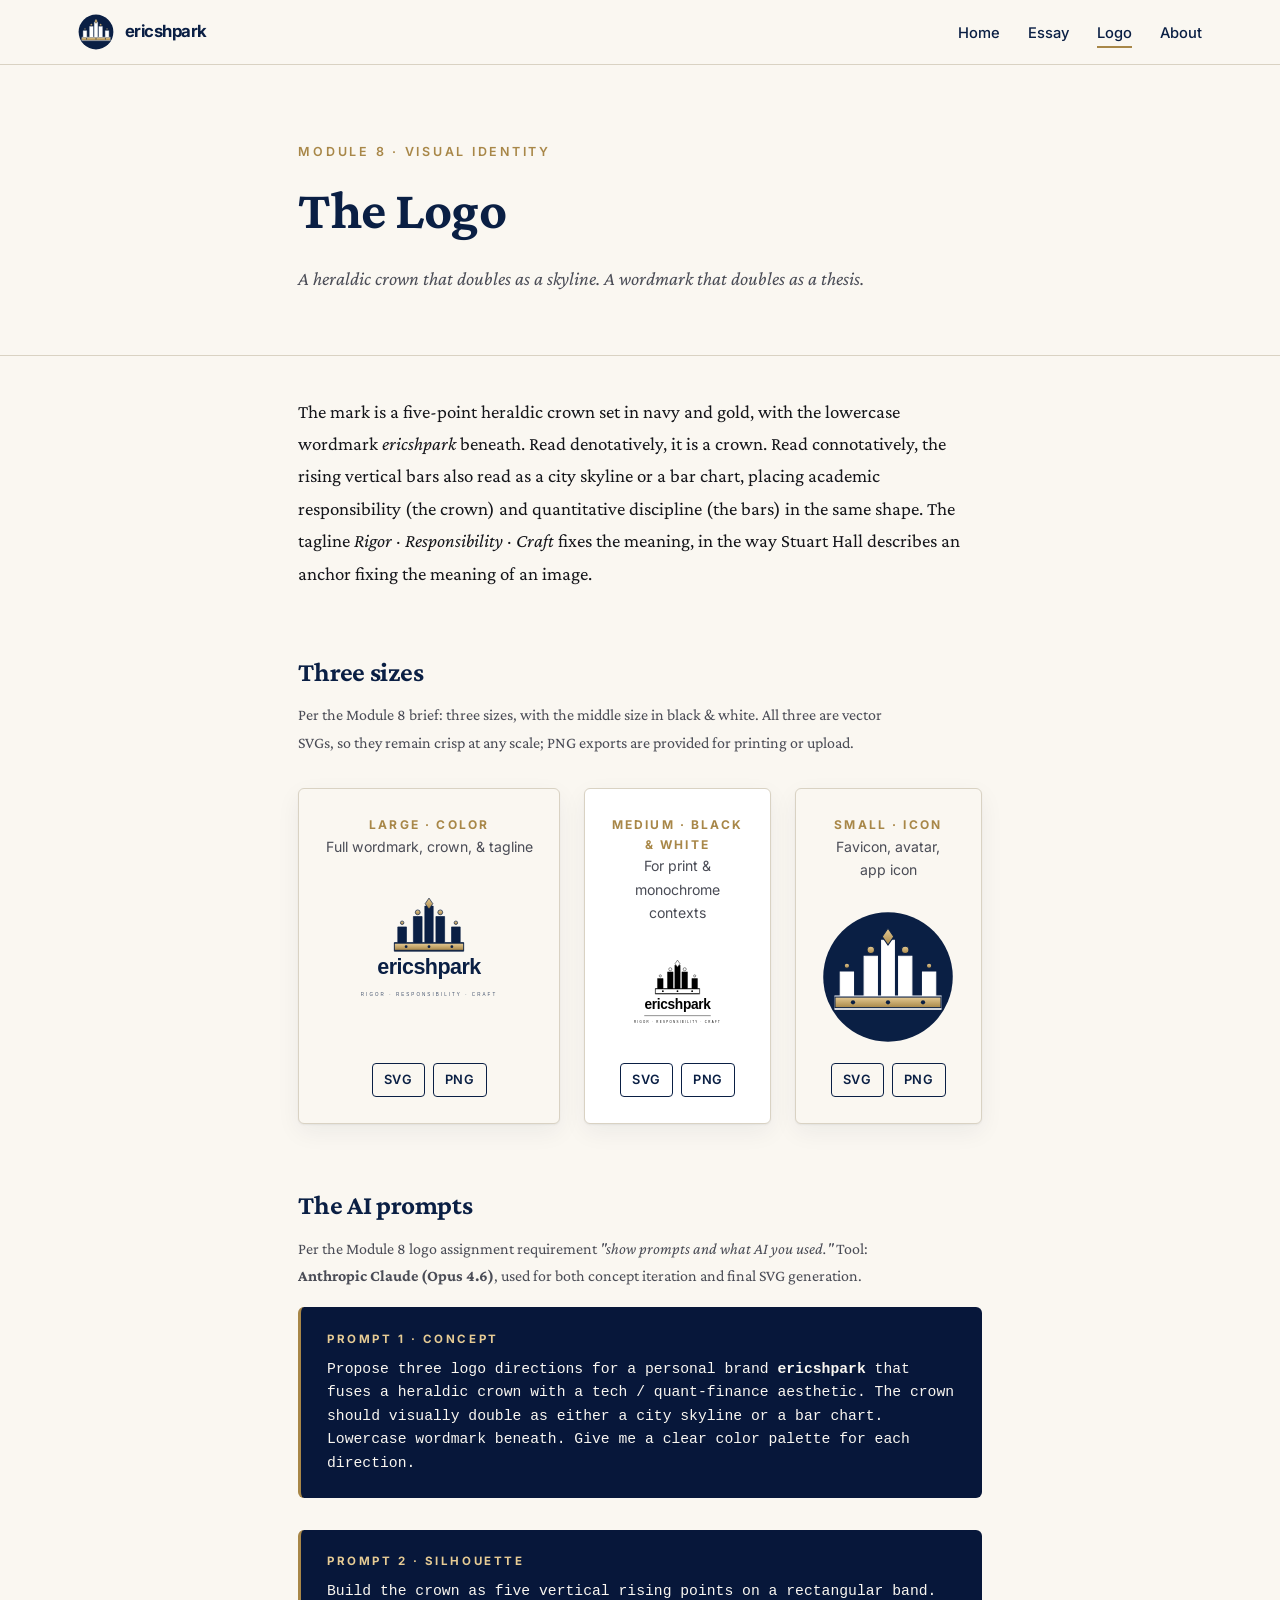
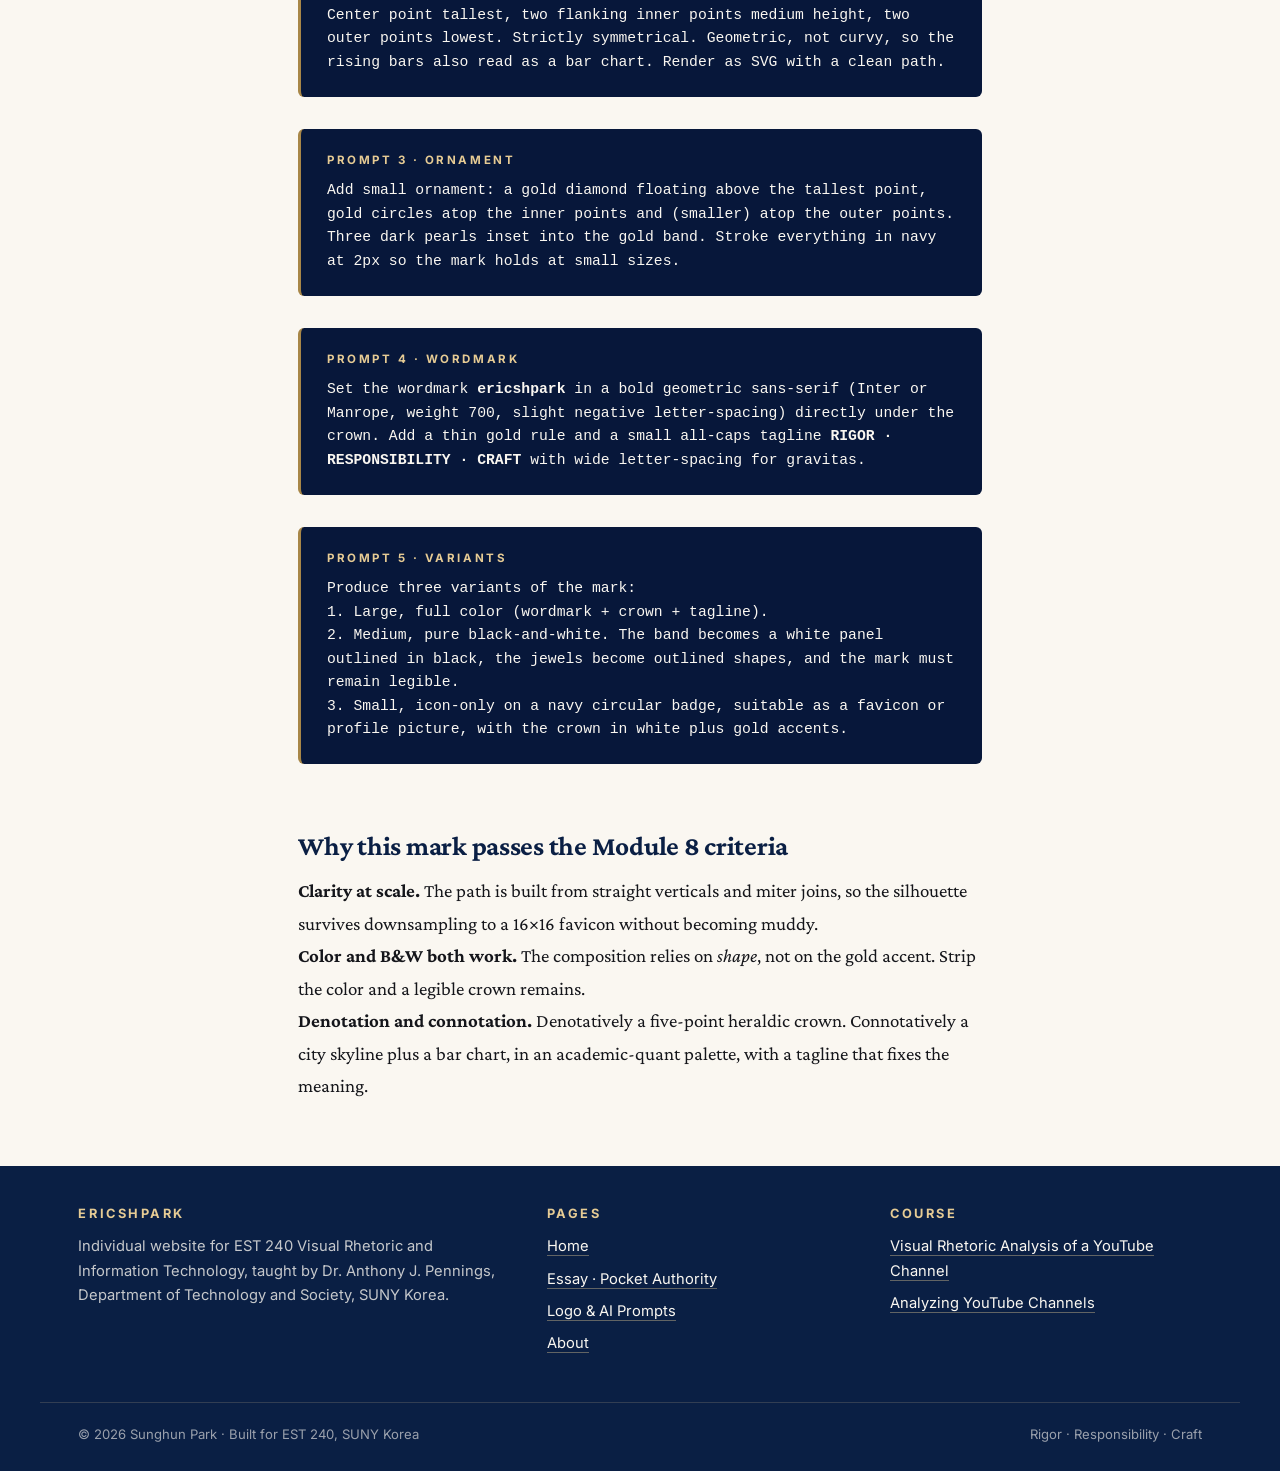
<file: logo.html>
<!DOCTYPE html>
<html lang="en">
<head>
<meta charset="UTF-8">
<meta name="viewport" content="width=device-width, initial-scale=1.0">
<title>Logo &amp; AI Prompts | ericshpark</title>
<meta name="description" content="The ericshpark personal logo, three sizes plus the AI prompts used to construct it. EST 240 Module 8 Identity submission.">
<link rel="icon" type="image/svg+xml" href="ericshpark-logo-small-icon.svg">
<link rel="stylesheet" href="styles.css">
</head>
<body>

<!-- ============ NAV ============ -->
<nav class="site-nav" aria-label="Primary">
  <div class="site-nav__inner">
    <a class="site-nav__brand" href="index.html">
      <img src="ericshpark-logo-small-icon.svg" alt="">
      <span class="site-nav__brand-name">ericshpark</span>
    </a>
    <ul class="site-nav__links">
      <li><a href="index.html">Home</a></li>
      <li><a href="essay.html">Essay</a></li>
      <li><a href="logo.html" class="is-active">Logo</a></li>
      <li><a href="about.html">About</a></li>
    </ul>
  </div>
</nav>

<!-- ============ LOGO PAGE BODY ============ -->
<header class="essay-header">
  <div class="container-prose">
    <p class="eyebrow">Module 8 · Visual Identity</p>
    <h1>The Logo</h1>
    <p style="font-family: var(--serif); font-size: 1.2rem; color: var(--ink-soft); font-style: italic; margin-top: -.4rem;">
      A heraldic crown that doubles as a skyline. A wordmark that doubles as a thesis.
    </p>
  </div>
</header>

<main class="container-prose">
  <article class="prose">

    <p>
      The mark is a five-point heraldic crown set in navy and gold, with the lowercase
      wordmark <em>ericshpark</em> beneath. Read denotatively, it is a crown. Read
      connotatively, the rising vertical bars also read as a city skyline or a bar
      chart, placing academic responsibility (the crown) and quantitative discipline
      (the bars) in the same shape. The tagline
      <em>Rigor · Responsibility · Craft</em> fixes the meaning, in the way Stuart
      Hall describes an anchor fixing the meaning of an image.
    </p>

    <h2>Three sizes</h2>
    <p style="color: var(--ink-soft); font-size: 1rem;">
      Per the Module 8 brief: three sizes, with the middle size in black &amp; white.
      All three are vector SVGs, so they remain crisp at any scale; PNG exports are
      provided for printing or upload.
    </p>
  </article>

  <!-- ====== Logo gallery ====== -->
  <div class="logo-gallery">

    <div class="logo-tile">
      <span class="size-label">Large · Color</span>
      <span class="size-desc">Full wordmark, crown, &amp; tagline</span>
      <img src="ericshpark-logo-large-color.svg" alt="ericshpark logo, large color version">
      <div class="downloads">
        <a href="ericshpark-logo-large-color.svg" download>SVG</a>
        <a href="ericshpark-logo-large-color.png" download>PNG</a>
      </div>
    </div>

    <div class="logo-tile logo-tile--bw">
      <span class="size-label">Medium · Black &amp; White</span>
      <span class="size-desc">For print &amp; monochrome contexts</span>
      <img src="ericshpark-logo-medium-bw.svg" alt="ericshpark logo, black and white version">
      <div class="downloads">
        <a href="ericshpark-logo-medium-bw.svg" download>SVG</a>
        <a href="ericshpark-logo-medium-bw.png" download>PNG</a>
      </div>
    </div>

    <div class="logo-tile">
      <span class="size-label">Small · Icon</span>
      <span class="size-desc">Favicon, avatar, app icon</span>
      <img src="ericshpark-logo-small-icon.svg" alt="ericshpark icon, crown on a navy badge">
      <div class="downloads">
        <a href="ericshpark-logo-small-icon.svg" download>SVG</a>
        <a href="ericshpark-logo-small-icon.png" download>PNG</a>
      </div>
    </div>

  </div>

  <article class="prose">

    <h2>The AI prompts</h2>
    <p style="color: var(--ink-soft); font-size: 1rem;">
      Per the Module 8 logo assignment requirement <em>"show prompts and what AI you used."</em>
      Tool: <b>Anthropic Claude (Opus 4.6)</b>, used for both concept iteration and final SVG generation.
    </p>

    <div class="prompt-block">
      <span class="label">Prompt 1 · Concept</span>
      Propose three logo directions for a personal brand <b>ericshpark</b> that fuses a heraldic crown with a tech / quant-finance aesthetic. The crown should visually double as either a city skyline or a bar chart. Lowercase wordmark beneath. Give me a clear color palette for each direction.
    </div>

    <div class="prompt-block">
      <span class="label">Prompt 2 · Silhouette</span>
      Build the crown as five vertical rising points on a rectangular band. Center point tallest, two flanking inner points medium height, two outer points lowest. Strictly symmetrical. Geometric, not curvy, so the rising bars also read as a bar chart. Render as SVG with a clean path.
    </div>

    <div class="prompt-block">
      <span class="label">Prompt 3 · Ornament</span>
      Add small ornament: a gold diamond floating above the tallest point, gold circles atop the inner points and (smaller) atop the outer points. Three dark pearls inset into the gold band. Stroke everything in navy at 2px so the mark holds at small sizes.
    </div>

    <div class="prompt-block">
      <span class="label">Prompt 4 · Wordmark</span>
      Set the wordmark <b>ericshpark</b> in a bold geometric sans-serif (Inter or Manrope, weight 700, slight negative letter-spacing) directly under the crown. Add a thin gold rule and a small all-caps tagline <b>RIGOR · RESPONSIBILITY · CRAFT</b> with wide letter-spacing for gravitas.
    </div>

    <div class="prompt-block">
      <span class="label">Prompt 5 · Variants</span>
      Produce three variants of the mark: <br>
      1. Large, full color (wordmark + crown + tagline).<br>
      2. Medium, pure black-and-white. The band becomes a white panel outlined in black, the jewels become outlined shapes, and the mark must remain legible.<br>
      3. Small, icon-only on a navy circular badge, suitable as a favicon or profile picture, with the crown in white plus gold accents.
    </div>

    <h2>Why this mark passes the Module 8 criteria</h2>
    <p>
      <b>Clarity at scale.</b> The path is built from straight verticals and miter joins, so the silhouette survives downsampling to a 16×16 favicon without becoming muddy. <br>
      <b>Color and B&amp;W both work.</b> The composition relies on <em>shape</em>, not on the gold accent. Strip the color and a legible crown remains. <br>
      <b>Denotation and connotation.</b> Denotatively a five-point heraldic crown. Connotatively a city skyline plus a bar chart, in an academic-quant palette, with a tagline that fixes the meaning.
    </p>

  </article>

</main>

<!-- ============ FOOTER ============ -->
<footer class="site-footer">
  <div class="site-footer__inner">
    <div>
      <h4>ericshpark</h4>
      <p>Individual website for EST 240 Visual Rhetoric and Information Technology, taught by Dr.&nbsp;Anthony J.&nbsp;Pennings, Department of Technology and Society, SUNY Korea.</p>
    </div>
    <div>
      <h4>Pages</h4>
      <ul>
        <li><a href="index.html">Home</a></li>
        <li><a href="essay.html">Essay · Pocket Authority</a></li>
        <li><a href="logo.html">Logo &amp; AI Prompts</a></li>
        <li><a href="about.html">About</a></li>
      </ul>
    </div>
    <div>
      <h4>Course</h4>
      <ul>
        <li><a href="https://apennings.com/technologies-of-meaning/visual-rhetoric-analysis-of-a-youtube-channel/" rel="noopener">Visual Rhetoric Analysis of a YouTube Channel</a></li>
        <li><a href="https://apennings.com/media-strategies/analyzing-youtube-channels/" rel="noopener">Analyzing YouTube Channels</a></li>
      </ul>
    </div>
  </div>
  <div class="site-footer__bottom">
    <span>© 2026 Sunghun Park · Built for EST 240, SUNY Korea</span>
    <span>Rigor · Responsibility · Craft</span>
  </div>
</footer>

</body>
</html>
</file>
<file: styles.css>
/* =============================================================
   ericshpark — EST 240 Individual Website
   Design discipline: CARP (Contrast, Alignment, Repetition, Proximity)
   ============================================================= */

@import url('https://fonts.googleapis.com/css2?family=Crimson+Pro:ital,wght@0,400;0,600;0,700;1,400&family=Inter:wght@400;500;600;700&display=swap');

/* ---------- Design tokens ---------- */
:root {
  --navy:       #0A1F44;
  --navy-soft:  #1A2D55;
  --navy-ink:   #07173A;
  --gold:       #A88748;
  --gold-soft:  #E6CB94;
  --paper:      #FAF7F1;
  --paper-soft: #F3EDDF;
  --ink:        #14151A;
  --ink-soft:   #4A4C56;
  --rule:       #D9D2C3;

  --serif: 'Crimson Pro', Georgia, 'Times New Roman', serif;
  --sans:  'Inter', -apple-system, BlinkMacSystemFont, 'Helvetica Neue', Arial, sans-serif;

  --measure: 68ch;       /* readable text column width  */
  --gutter: clamp(1rem, 3vw, 2.5rem);
  --shadow-soft: 0 1px 2px rgba(10,31,68,.06), 0 8px 24px rgba(10,31,68,.06);
}

/* ---------- Reset + base ---------- */
*, *::before, *::after { box-sizing: border-box; }
html { -webkit-text-size-adjust: 100%; scroll-behavior: smooth; }
body {
  margin: 0;
  font-family: var(--sans);
  font-size: 17px;
  line-height: 1.65;
  color: var(--ink);
  background: var(--paper);
  -webkit-font-smoothing: antialiased;
  text-rendering: optimizeLegibility;
}
img, svg { display: block; max-width: 100%; height: auto; }
a { color: var(--navy); text-decoration: underline; text-decoration-thickness: 1px; text-underline-offset: 3px; transition: color .15s ease; }
a:hover { color: var(--gold); }

/* ---------- Repetition: nav, header, footer (shared on every page) ---------- */
.site-nav {
  position: sticky; top: 0; z-index: 50;
  background: var(--paper);
  border-bottom: 1px solid var(--rule);
  backdrop-filter: saturate(180%) blur(8px);
  background-color: rgba(250,247,241,.92);
}
.site-nav__inner {
  max-width: 1200px;
  margin: 0 auto;
  padding: 14px var(--gutter);
  display: flex; align-items: center; justify-content: space-between;
  gap: 1rem; flex-wrap: wrap;
}
@media (max-width: 520px) {
  .site-nav__inner { gap: .4rem .9rem; }
  .site-nav__links { gap: 1.1rem; width: 100%; justify-content: flex-start; }
}
.site-nav__brand { display: flex; align-items: center; gap: .65rem; text-decoration: none; color: var(--navy); }
.site-nav__brand img { width: 36px; height: 36px; border-radius: 50%; }
.site-nav__brand-name { font-family: var(--sans); font-weight: 700; letter-spacing: -.5px; font-size: 1.05rem; }
.site-nav__links { display: flex; gap: 1.75rem; list-style: none; margin: 0; padding: 0; }
.site-nav__links a {
  text-decoration: none;
  font-weight: 500;
  font-size: .92rem;
  color: var(--navy);
  padding: 4px 0;
  border-bottom: 2px solid transparent;
  transition: border-color .15s ease, color .15s ease;
}
.site-nav__links a:hover { color: var(--gold); }
.site-nav__links a.is-active { border-bottom-color: var(--gold); color: var(--navy); }

/* ---------- Layout containers ---------- */
.container       { max-width: 1200px; margin: 0 auto; padding: 0 var(--gutter); }
.container-prose { max-width: 760px;  margin: 0 auto; padding: 0 var(--gutter); }

/* ---------- Typography (Contrast: serif headlines vs sans body) ---------- */
h1, h2, h3, h4 { font-family: var(--serif); color: var(--navy); margin: 0 0 .5em 0; line-height: 1.18; letter-spacing: -.01em; }
h1 { font-size: clamp(2.2rem, 4.6vw, 3.4rem); font-weight: 700; }
h2 { font-size: clamp(1.55rem, 2.4vw, 1.95rem); font-weight: 700; margin-top: 2.6em; }
h3 { font-size: 1.18rem; font-weight: 600; margin-top: 2em; }
p  { margin: 0 0 1.1em 0; }
.eyebrow { font-family: var(--sans); text-transform: uppercase; letter-spacing: .22em; font-size: .78rem; font-weight: 600; color: var(--gold); margin-bottom: 1rem; }

/* ---------- Hero (home) ---------- */
.hero { padding: clamp(3.5rem, 9vw, 7rem) 0 clamp(2.5rem, 6vw, 5rem) 0; }
.hero__grid {
  display: grid;
  grid-template-columns: 1.1fr .9fr;
  gap: clamp(2rem, 5vw, 4.5rem);
  align-items: center;
}
.hero h1 { font-size: clamp(2.6rem, 5.4vw, 4.4rem); }
.hero p.lede { font-size: 1.18rem; color: var(--ink-soft); max-width: 36ch; }
.hero__logo { display: flex; justify-content: center; }
.hero__logo img { width: min(100%, 460px); filter: drop-shadow(0 12px 36px rgba(10,31,68,.10)); }

@media (max-width: 720px) {
  .hero__grid { grid-template-columns: 1fr; }
  .hero__logo { order: -1; }
  .hero__logo img { width: min(78%, 300px); }
}

/* ---------- CTA buttons (Repetition) ---------- */
.cta-row { display: flex; flex-wrap: wrap; gap: .8rem; margin-top: 1.6rem; }
.btn {
  display: inline-block;
  padding: .7rem 1.25rem;
  border-radius: 4px;
  font-weight: 600;
  font-size: .95rem;
  text-decoration: none;
  letter-spacing: .01em;
  transition: transform .12s ease, background .15s ease, color .15s ease;
  border: 1px solid transparent;
}
.btn--primary   { background: var(--navy); color: var(--paper); }
.btn--primary:hover { background: var(--navy-ink); color: var(--paper); }
.btn--ghost     { background: transparent; color: var(--navy); border-color: var(--navy); }
.btn--ghost:hover { background: var(--navy); color: var(--paper); }

/* ---------- Section: cards (alignment + proximity) ---------- */
.section { padding: clamp(3rem, 6vw, 5rem) 0; }
.section--soft { background: var(--paper-soft); border-top: 1px solid var(--rule); border-bottom: 1px solid var(--rule); }
.section__title { max-width: 760px; margin-bottom: 2.5rem; }

.card-grid {
  display: grid;
  grid-template-columns: repeat(auto-fit, minmax(260px, 1fr));
  gap: 1.5rem;
}
.card {
  background: var(--paper);
  border: 1px solid var(--rule);
  border-radius: 6px;
  padding: 1.6rem 1.5rem 1.4rem 1.5rem;
  box-shadow: var(--shadow-soft);
  display: flex;
  flex-direction: column;
}
.card h3 { font-family: var(--serif); margin-top: 0; font-size: 1.2rem; }
.card p  { color: var(--ink-soft); font-size: .96rem; margin-bottom: 1rem; }
.card a.read-more { margin-top: auto; font-weight: 600; font-size: .9rem; text-decoration: none; color: var(--navy); border-bottom: 1px solid var(--gold); padding-bottom: 1px; align-self: flex-start; }
.card a.read-more::after { content: ' →'; }

/* ---------- Essay (prose page) ---------- */
.essay-header { padding: clamp(3rem, 6vw, 5rem) 0 clamp(1.5rem, 3vw, 2.5rem) 0; border-bottom: 1px solid var(--rule); margin-bottom: 2.5rem; }
.essay-header .container-prose { max-width: 760px; }
.essay-meta {
  font-family: var(--sans);
  font-size: .88rem;
  color: var(--ink-soft);
  display: flex; flex-wrap: wrap; gap: .6rem 1.4rem;
  margin-top: 1rem;
}
.essay-meta b { color: var(--navy); font-weight: 600; }

.prose { font-family: var(--serif); font-size: 1.18rem; line-height: 1.72; color: var(--ink); }
.prose p { max-width: var(--measure); }
.prose h2 { font-size: 1.7rem; margin-top: 2.4em; }
.prose blockquote {
  border-left: 3px solid var(--gold);
  padding: .25rem 0 .25rem 1.25rem;
  margin: 1.8em 0;
  font-style: italic;
  color: var(--navy);
  max-width: var(--measure);
}
.prose em.term { font-style: italic; color: var(--navy); }

/* Embedded video container — responsive 16:9 */
.video-embed {
  position: relative;
  width: 100%;
  max-width: 880px;
  margin: 2rem 0;
  aspect-ratio: 16 / 9;
  background: var(--navy);
  border-radius: 6px;
  overflow: hidden;
  box-shadow: var(--shadow-soft);
}
.video-embed iframe { position: absolute; inset: 0; width: 100%; height: 100%; border: 0; }
.video-caption { font-family: var(--sans); font-size: .88rem; color: var(--ink-soft); max-width: 880px; margin-top: -.5rem; margin-bottom: 2rem; }

/* References list (numbered, doubles as footnote target) */
.references { font-family: var(--sans); font-size: .95rem; line-height: 1.6; color: var(--ink-soft); padding-left: 1.4em; }
.references li { margin-bottom: .9em; max-width: var(--measure); padding-left: .3em; }
.references li:target { background: var(--gold-soft); border-radius: 3px; padding: .15em .35em; transition: background .3s ease; }

/* In-text footnote markers */
.fn {
  font-family: var(--sans);
  font-size: .72em;
  font-weight: 600;
  color: var(--gold);
  text-decoration: none;
  vertical-align: super;
  margin-left: 1px;
  padding: 0 2px;
  border-radius: 2px;
}
.fn:hover { background: var(--gold-soft); color: var(--navy); }

/* Shot-grammar gallery */
.shot-grid {
  display: grid;
  grid-template-columns: repeat(2, 1fr);
  gap: 1.5rem;
  margin: 1.5rem 0 2.5rem 0;
}
@media (max-width: 720px) { .shot-grid { grid-template-columns: 1fr; } }
.shot-card {
  background: var(--paper);
  border: 1px solid var(--rule);
  border-radius: 6px;
  overflow: hidden;
  box-shadow: var(--shadow-soft);
  display: flex; flex-direction: column;
}
.shot-card__frame {
  aspect-ratio: 16/9;
  background: var(--navy);
  position: relative;
  display: block;
}
.shot-card__frame svg,
.shot-card__frame img,
.shot-card__frame video { width: 100%; height: 100%; display: block; object-fit: cover; }
.shot-card__body {
  padding: 1rem 1.1rem 1.1rem 1.1rem;
  font-family: var(--sans);
}
.shot-card__time {
  display: inline-block;
  font-family: 'SFMono-Regular', Menlo, Consolas, monospace;
  font-size: .82rem;
  font-weight: 600;
  background: var(--navy);
  color: var(--gold-soft);
  padding: .2rem .55rem;
  border-radius: 3px;
  text-decoration: none;
  margin-bottom: .55rem;
}
.shot-card__time:hover { background: var(--gold); color: var(--navy); }
.shot-card__label {
  font-family: var(--serif);
  font-size: 1.1rem;
  font-weight: 600;
  color: var(--navy);
  margin: 0 0 .35rem 0;
}
.shot-card__concept {
  text-transform: uppercase;
  letter-spacing: .12em;
  font-size: .72rem;
  font-weight: 700;
  color: var(--gold);
  margin: 0 0 .55rem 0;
}
.shot-card__why {
  font-family: var(--serif);
  font-size: .98rem;
  line-height: 1.55;
  color: var(--ink-soft);
  margin: 0;
}

/* ---------- Logo page ---------- */
.logo-gallery {
  display: grid;
  grid-template-columns: 1.4fr 1fr 1fr;
  gap: 1.5rem;
  margin: 2rem 0 3rem 0;
}
@media (max-width: 880px) { .logo-gallery { grid-template-columns: 1fr; } }
.logo-tile {
  background: var(--paper);
  border: 1px solid var(--rule);
  border-radius: 6px;
  padding: 1.6rem;
  display: flex;
  flex-direction: column;
  align-items: center;
  text-align: center;
  box-shadow: var(--shadow-soft);
}
.logo-tile--bw { background: #fff; }
.logo-tile img { max-width: 100%; height: auto; margin: 1rem 0 1.2rem 0; }
.logo-tile .size-label { font-family: var(--sans); text-transform: uppercase; letter-spacing: .18em; font-size: .75rem; font-weight: 700; color: var(--gold); }
.logo-tile .size-desc  { font-family: var(--sans); font-size: .88rem; color: var(--ink-soft); margin-bottom: .8rem; }
.logo-tile .downloads  { display: flex; gap: .5rem; flex-wrap: wrap; justify-content: center; margin-top: auto; }
.logo-tile .downloads a {
  font-family: var(--sans); font-size: .8rem; font-weight: 600; letter-spacing: .04em;
  text-decoration: none; color: var(--navy);
  border: 1px solid var(--navy); padding: .35rem .7rem; border-radius: 4px;
}
.logo-tile .downloads a:hover { background: var(--navy); color: var(--paper); }

.prompt-block {
  background: var(--navy-ink);
  color: var(--paper);
  padding: 1.4rem 1.6rem;
  border-radius: 6px;
  font-family: 'SFMono-Regular', Menlo, Consolas, 'Liberation Mono', monospace;
  font-size: .92rem;
  line-height: 1.6;
  overflow-x: auto;
  margin: 1rem 0 2rem 0;
  border-left: 3px solid var(--gold);
}
.prompt-block .label { display: block; font-family: var(--sans); font-size: .72rem; font-weight: 700; letter-spacing: .22em; color: var(--gold-soft); text-transform: uppercase; margin-bottom: .6rem; }

/* ---------- About page ---------- */
/* Push the About-page header to align with the about-grid below it, instead of being centered in a narrow prose column. */
.about-header { padding: clamp(3rem, 6vw, 5rem) 0 clamp(1.5rem, 3vw, 2.5rem) 0; border-bottom: 1px solid var(--rule); margin-bottom: 2.5rem; }
.about-header .container { max-width: 1200px; }
.about-grid {
  display: grid;
  grid-template-columns: .8fr 1.2fr;
  gap: clamp(2rem, 5vw, 4rem);
  align-items: start;
}
@media (max-width: 720px) { .about-grid { grid-template-columns: 1fr; } }
.about-sidebar img { border-radius: 6px; box-shadow: var(--shadow-soft); }
.about-sidebar dl { font-family: var(--sans); font-size: .94rem; line-height: 1.65; margin: 1.5rem 0 0 0; }
.about-sidebar dt { font-weight: 600; color: var(--navy); margin-top: .8rem; }
.about-sidebar dd { margin: 0; color: var(--ink-soft); }

/* ---------- Footer ---------- */
.site-footer {
  margin-top: 4rem;
  background: var(--navy);
  color: var(--paper);
  padding: 2.5rem 0 1.6rem 0;
}
.site-footer__inner {
  max-width: 1200px;
  margin: 0 auto;
  padding: 0 var(--gutter);
  display: grid;
  grid-template-columns: 1.4fr 1fr 1fr;
  gap: 2rem;
}
@media (max-width: 720px) { .site-footer__inner { grid-template-columns: 1fr; } }
.site-footer h4 { font-family: var(--sans); font-size: .8rem; text-transform: uppercase; letter-spacing: .2em; color: var(--gold-soft); margin: 0 0 .8rem 0; }
.site-footer p, .site-footer li { font-size: .92rem; color: rgba(250,247,241,.78); }
.site-footer a { color: var(--paper); text-decoration: none; border-bottom: 1px solid rgba(230,203,148,.4); }
.site-footer a:hover { color: var(--gold-soft); border-bottom-color: var(--gold-soft); }
.site-footer ul { list-style: none; padding: 0; margin: 0; }
.site-footer ul li { margin-bottom: .5rem; }
.site-footer__bottom {
  max-width: 1200px;
  margin: 2.4rem auto 0 auto;
  padding: 1.3rem var(--gutter) 0 var(--gutter);
  border-top: 1px solid rgba(230,203,148,.18);
  font-size: .82rem;
  color: rgba(250,247,241,.6);
  display: flex; justify-content: space-between; flex-wrap: wrap; gap: .6rem;
}
</file>
